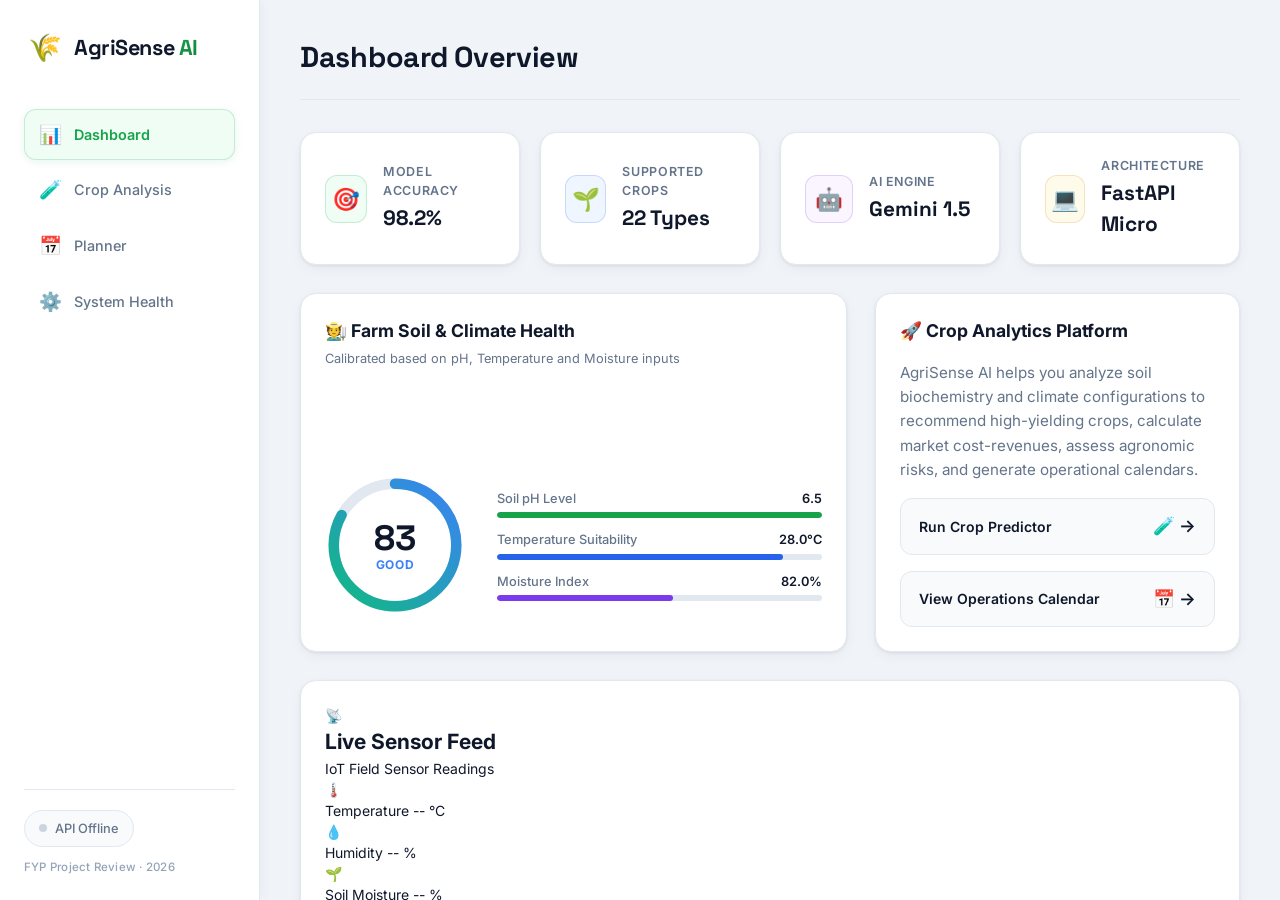
<file: frontend/index.html>
<!DOCTYPE html>
<html lang="en">
<head>
  <meta charset="UTF-8" />
  <meta name="viewport" content="width=device-width, initial-scale=1.0" />
  <title>AgriSense AI – Crop Prediction &amp; Farm Advisor</title>
  <meta name="description" content="AI-powered crop recommendation engine and Gemini-powered farm advisor. Enter your soil and weather data to discover the best crops to grow and get plain-language farming advice." />
  <link rel="preconnect" href="https://fonts.googleapis.com" />
  <link rel="preconnect" href="https://fonts.gstatic.com" crossorigin />
  <link href="https://fonts.googleapis.com/css2?family=Inter:wght@300;400;500;600;700;800;900&family=Space+Grotesk:wght@400;500;600;700&display=swap" rel="stylesheet" />
  <link rel="stylesheet" href="style.css" />
</head>
<body>
  <!-- Animated background blobs -->
  <div class="bg-blobs" aria-hidden="true">
    <div class="blob blob-1"></div>
    <div class="blob blob-2"></div>
    <div class="blob blob-3"></div>
  </div>

  <!-- Floating particles -->
  <canvas id="particle-canvas" aria-hidden="true"></canvas>

  <div class="dashboard-container">
    <!-- Left Sidebar -->
    <aside class="sidebar">
      <div class="sidebar-brand">
        <span class="brand-icon">🌾</span>
        <span class="brand-text">AgriSense <span class="brand-ai">AI</span></span>
      </div>

      <nav class="sidebar-menu">
        <a href="#" class="menu-item active" data-tab="dashboard">
          <span class="menu-icon">📊</span> Dashboard
        </a>
        <a href="#" class="menu-item" data-tab="analysis">
          <span class="menu-icon">🧪</span> Crop Analysis
        </a>
        <a href="#" class="menu-item" data-tab="planner">
          <span class="menu-icon">📅</span> Planner
        </a>
        <a href="#" class="menu-item" data-tab="health">
          <span class="menu-icon">⚙️</span> System Health
        </a>
      </nav>

      <div class="sidebar-footer">
        <div class="header-badge">
          <span class="status-dot" id="status-dot"></span>
          <span id="status-label">Connecting…</span>
        </div>
        <p class="project-info">FYP Project Review · 2026</p>
      </div>
    </aside>

    <!-- Right Content Area -->
    <main class="main-content">
      <header class="content-header">
        <h1 id="page-title">Dashboard Overview</h1>
      </header>

      <!-- ── TAB 1: Dashboard Overview ───────────────────────────────────────── -->
      <div class="tab-pane active" id="tab-dashboard">
        <!-- KPI Row -->
        <div class="kpi-grid">
          <div class="glass-card kpi-card">
            <div class="kpi-icon-wrap primary">🎯</div>
            <div class="kpi-details">
              <span class="kpi-label">Model Accuracy</span>
              <span class="kpi-val">98.2%</span>
            </div>
          </div>
          <div class="glass-card kpi-card">
            <div class="kpi-icon-wrap secondary">🌱</div>
            <div class="kpi-details">
              <span class="kpi-label">Supported Crops</span>
              <span class="kpi-val">22 Types</span>
            </div>
          </div>
          <div class="glass-card kpi-card">
            <div class="kpi-icon-wrap advisor">🤖</div>
            <div class="kpi-details">
              <span class="kpi-label">AI Engine</span>
              <span class="kpi-val">Gemini 1.5</span>
            </div>
          </div>
          <div class="glass-card kpi-card">
            <div class="kpi-icon-wrap accent">💻</div>
            <div class="kpi-details">
              <span class="kpi-label">Architecture</span>
              <span class="kpi-val">FastAPI Micro</span>
            </div>
          </div>
        </div>

        <div class="dashboard-main-grid">
          <!-- Farm Health Score Card -->
          <div class="glass-card farm-health-card">
            <div class="health-score-header">
              <h2 class="health-score-title">🧑‍🌾 Farm Soil &amp; Climate Health</h2>
              <p class="health-score-sub">Calibrated based on pH, Temperature and Moisture inputs</p>
            </div>
            
            <div class="health-score-body">
              <!-- Radial Gauge -->
              <div class="gauge-container">
                <svg class="gauge-svg" viewBox="0 0 160 160">
                  <defs>
                    <linearGradient id="health-gradient" x1="0%" y1="0%" x2="100%" y2="100%">
                      <stop offset="0%" stop-color="#10b981" />
                      <stop offset="100%" stop-color="#3b82f6" />
                    </linearGradient>
                  </defs>
                  <circle class="gauge-track" cx="80" cy="80" r="70" />
                  <circle class="gauge-fill" id="health-gauge-fill" cx="80" cy="80" r="70" />
                </svg>
                <div class="gauge-text">
                  <span class="score-number" id="health-score-number">--</span>
                  <span class="score-label" id="health-score-status">Pending</span>
                </div>
              </div>

              <!-- Parameter Breakdown -->
              <div class="sub-scores-list">
                <div class="sub-score-item">
                  <div class="sub-score-meta">
                    <span class="sub-score-name">Soil pH Level</span>
                    <span class="sub-score-val" id="health-ph-val">--</span>
                  </div>
                  <div class="sub-score-bar-track">
                    <div class="sub-score-bar-fill ph-fill" id="health-ph-bar"></div>
                  </div>
                </div>
                
                <div class="sub-score-item">
                  <div class="sub-score-meta">
                    <span class="sub-score-name">Temperature Suitability</span>
                    <span class="sub-score-val" id="health-temp-val">--</span>
                  </div>
                  <div class="sub-score-bar-track">
                    <div class="sub-score-bar-fill temp-fill" id="health-temp-bar"></div>
                  </div>
                </div>

                <div class="sub-score-item">
                  <div class="sub-score-meta">
                    <span class="sub-score-name">Moisture Index</span>
                    <span class="sub-score-val" id="health-moisture-val">--</span>
                  </div>
                  <div class="sub-score-bar-track">
                    <div class="sub-score-bar-fill moisture-fill" id="health-moisture-bar"></div>
                  </div>
                </div>
              </div>
            </div>
          </div>

          <!-- Welcome & Shortcut Card -->
          <div class="glass-card project-welcome-card">
            <h2 class="health-score-title">🚀 Crop Analytics Platform</h2>
            <p class="welcome-desc">
              AgriSense AI helps you analyze soil biochemistry and climate configurations to recommend high-yielding crops, calculate market cost-revenues, assess agronomic risks, and generate operational calendars.
            </p>
            
            <a href="#" class="shortcut-btn" id="shortcut-predict-btn">
              <span>Run Crop Predictor</span>
              <span class="shortcut-arrow">🧪 →</span>
            </a>
            <a href="#" class="shortcut-btn" id="shortcut-planner-btn">
              <span>View Operations Calendar</span>
              <span class="shortcut-arrow">📅 →</span>
            </a>
          </div>
        </div>

        <!-- Live Sensor Feed Card -->
        <div class="glass-card sensor-feed-card" id="sensor-feed-card">
          <div class="sensor-feed-header">
            <div class="sensor-feed-title-row">
              <span class="sensor-feed-icon">📡</span>
              <div>
                <h2 class="sensor-feed-title">Live Sensor Feed</h2>
                <p class="sensor-feed-sub">IoT Field Sensor Readings</p>
              </div>
            </div>

          </div>

          <div class="sensor-readings-grid">
            <div class="sensor-reading-item">
              <span class="sensor-reading-icon">🌡️</span>
              <div class="sensor-reading-details">
                <span class="sensor-reading-label">Temperature</span>
                <span class="sensor-reading-val" id="sensor-temp">--</span>
                <span class="sensor-reading-unit">°C</span>
              </div>
            </div>
            <div class="sensor-reading-item">
              <span class="sensor-reading-icon">💧</span>
              <div class="sensor-reading-details">
                <span class="sensor-reading-label">Humidity</span>
                <span class="sensor-reading-val" id="sensor-humidity">--</span>
                <span class="sensor-reading-unit">%</span>
              </div>
            </div>
            <div class="sensor-reading-item">
              <span class="sensor-reading-icon">🌱</span>
              <div class="sensor-reading-details">
                <span class="sensor-reading-label">Soil Moisture</span>
                <span class="sensor-reading-val" id="sensor-moisture">--</span>
                <span class="sensor-reading-unit">%</span>
              </div>
            </div>
            <div class="sensor-reading-item">
              <span class="sensor-reading-icon">🧪</span>
              <div class="sensor-reading-details">
                <span class="sensor-reading-label">Soil pH</span>
                <span class="sensor-reading-val" id="sensor-ph">--</span>
                <span class="sensor-reading-unit">pH</span>
              </div>
            </div>
          </div>


        </div>
      </div>

      <!-- ── TAB 2: Crop Analysis ────────────────────────────────────────────── -->
      <div class="tab-pane" id="tab-analysis">
        <div class="analysis-grid">
          <!-- Left Column: Input Form -->
          <div class="glass-card soil-form-card">
            <div class="form-title-bar">
              <span class="logo-icon">🧪</span>
              <h2>Soil &amp; Climate Profiler</h2>
            </div>
            
            <form id="predict-form" novalidate>
              <!-- Input Mode Toggle (Manual / Live Sensor) -->
            <div class="mode-toggle-widget" id="mode-toggle-widget">
              <div class="mode-toggle-header">
                <span class="mode-toggle-icon">📡</span>
                <div>
                  <p class="mode-toggle-title">Input Mode</p>
                  <p class="mode-toggle-sub">Choose how to populate soil parameters</p>
                </div>
              </div>
              <div class="mode-toggle-buttons" role="group" aria-label="Input mode selection">
                <button type="button" class="mode-btn active" id="mode-manual-btn" data-mode="manual">
                  ✍️ Manual Mode
                </button>
                <button type="button" class="mode-btn" id="mode-sensor-btn" data-mode="sensor">
                  📡 Live Sensor Mode
                </button>
              </div>
              <!-- Live sensor status banner (visible in sensor mode) -->
              <div class="sensor-mode-status" id="sensor-mode-status" hidden>
                <span class="sensor-pulse"></span>
                <span id="sensor-mode-text">Fetching sensor data every 10 seconds…</span>
              </div>
            </div>

            <!-- Weather Widget (Location autofill) -->

              <div class="weather-widget" id="weather-widget" style="margin-bottom: 20px;">
                <div class="weather-widget-header">
                  <span class="ww-icon">🌤️</span>
                  <div>
                    <p class="ww-title">Auto-fill via Location</p>
                    <p class="ww-sub">Fetch weather parameters from Open-Meteo API</p>
                  </div>
                  <button type="button" class="ww-toggle" id="ww-toggle" aria-expanded="false">
                    Show <span class="ww-chevron">▸</span>
                  </button>
                </div>

                <div class="ww-body" id="ww-body" hidden>
                  <div class="ww-search-row">
                    <div class="ww-input-wrap">
                      <span class="ww-search-icon">🔍</span>
                      <input
                        type="text" id="ww-city" class="ww-city-input"
                        placeholder="City name (e.g. Pune)"
                        autocomplete="off"
                      />
                      <input
                        type="text" id="ww-country" class="ww-country-input"
                        placeholder="IN"
                        maxlength="4"
                      />
                    </div>
                    <button type="button" class="ww-fetch-btn" id="ww-fetch-btn">Fetch</button>
                  </div>

                  <!-- Status / Results bar -->
                  <div class="ww-status" id="ww-status" hidden></div>

                  <!-- Filled Chip -->
                  <div class="ww-filled" id="ww-filled" hidden>
                    <span class="ww-filled-icon">✅</span>
                    <span class="ww-filled-text" id="ww-filled-text"></span>
                    <button type="button" class="ww-clear-btn" id="ww-clear-btn">✕ Clear</button>
                  </div>
                </div>
              </div>

              <!-- Inputs -->
              <div class="predictor-form-grid">
                <div class="field-group" id="group-ph">
                  <label for="ph" class="field-label">🧪 Soil pH</label>
                  <div class="input-wrap">
                    <input type="number" id="ph" name="ph" placeholder="e.g. 6.5" min="0" max="14" step="0.1" class="field-input" required />
                    <span class="field-unit">0 – 14</span>
                  </div>
                  <div class="slider-row">
                    <input type="range" id="ph-slider" min="0" max="14" step="0.1" value="6.5" class="range-input" />
                  </div>
                  <span class="field-hint">Optimal pH for most plants: 5.5 – 7.5</span>
                  <span class="field-error" id="err-ph"></span>
                </div>

                <div class="field-group" id="group-temperature">
                  <label for="temperature" class="field-label">🌡️ Temperature</label>
                  <div class="input-wrap">
                    <input type="number" id="temperature" name="temperature" placeholder="e.g. 28" min="-10" max="60" step="0.1" class="field-input" required />
                    <span class="field-unit">°C</span>
                  </div>
                  <div class="slider-row">
                    <input type="range" id="temperature-slider" min="-10" max="60" step="0.1" value="28" class="range-input" />
                  </div>
                  <span class="field-hint">Average annual ambient temperature</span>
                  <span class="field-error" id="err-temperature"></span>
                </div>

                <div class="field-group" id="group-humidity">
                  <label for="humidity" class="field-label">💧 Humidity</label>
                  <div class="input-wrap">
                    <input type="number" id="humidity" name="humidity" placeholder="e.g. 82" min="0" max="100" step="0.1" class="field-input" required />
                    <span class="field-unit">%</span>
                  </div>
                  <div class="slider-row">
                    <input type="range" id="humidity-slider" min="0" max="100" step="0.1" value="82" class="range-input" />
                  </div>
                  <span class="field-hint">Relative humidity percentage</span>
                  <span class="field-error" id="err-humidity"></span>
                </div>

                <div class="field-group" id="group-rainfall">
                  <label for="rainfall" class="field-label">🌧️ Rainfall</label>
                  <div class="input-wrap">
                    <input type="number" id="rainfall" name="rainfall" placeholder="e.g. 120" min="0" max="5000" step="1" class="field-input" required />
                    <span class="field-unit">mm</span>
                  </div>
                  <div class="slider-row">
                    <input type="range" id="rainfall-slider" min="0" max="5000" step="1" value="120" class="range-input" />
                  </div>
                  <span class="field-hint">Annual precipitation in millimeters</span>
                  <span class="field-error" id="err-rainfall"></span>
                </div>
              </div>

              <!-- Presets -->
              <div class="presets">
                <span class="presets-label">Presets:</span>
                <button type="button" class="preset-btn" data-preset="tropical">🌴 Tropical</button>
                <button type="button" class="preset-btn" data-preset="semi-arid">☀️ Semi-Arid</button>
                <button type="button" class="preset-btn" data-preset="temperate">🍃 Temperate</button>
                <button type="button" class="preset-btn" data-preset="monsoon">⛈️ Monsoon</button>
              </div>

              <!-- Submit -->
              <button type="submit" class="predict-btn" id="predict-btn">
                <span class="btn-text">Analyze &amp; Recommend</span>
                <span class="btn-icon">✦</span>
                <div class="btn-shimmer"></div>
              </button>
            </form>
          </div>

          <!-- Right Column: Results Dashboard View -->
          <div class="glass-card" style="padding: 24px; position: relative;">
            <!-- Loading overlay -->
            <div class="loading-overlay" id="loading-overlay" hidden>
              <div class="loading-ring"></div>
              <p class="loading-text">Analyzing soil &amp; climate parameters…</p>
            </div>

            <!-- Error panel -->
            <div class="error-panel" id="error-panel" hidden>
              <div class="error-icon">⚠️</div>
              <p class="error-msg" id="error-msg"></p>
              <button class="reset-btn" id="error-reset-btn" type="button">Try Again</button>
            </div>

            <!-- Empty State Placeholder -->
            <div class="results-placeholder-card" id="results-placeholder">
              <span class="placeholder-icon">🌱</span>
              <h2 class="placeholder-title">Awaiting Soil Analysis</h2>
              <p class="placeholder-desc">
                Fill out the soil biochemistries on the left and run analysis to populate recommendations, market prices, and AI advisors here.
              </p>
            </div>

            <!-- Results Panel (Active) -->
            <div class="results-panel" id="results-panel" hidden>
              <div class="results-header">
                <h2 class="results-title">🌱 Crop Recommendations</h2>
                <button class="reset-btn" id="reset-btn" type="button">New Analysis</button>
              </div>

              <div class="results-echo" id="results-echo"></div>

              <!-- Recommendations List -->
              <div class="crops-list" id="crops-list"></div>

              <div class="confidence-note">
                Confidence scores are computed via a Random Forest Classifier trained on 2,200 samples across 22 crops.
              </div>

              <!-- Weather strip section -->
              <section class="weather-strip-section" id="weather-strip-section" hidden>
                <div class="weather-strip-header">
                  <span class="ws-icon">⛅</span>
                  <span class="ws-title" id="ws-title">7-Day Forecast</span>
                  <span class="ws-source">Open-Meteo</span>
                </div>
                <div class="weather-strip" id="weather-strip"></div>
              </section>

              <!-- Profit Estimate Section -->
              <section class="profit-section" id="profit-section" hidden>
                <div class="profit-section-header">
                  <span class="profit-section-icon">💰</span>
                  <h2 class="profit-section-title">Estimated Market Margins</h2>
                  <span class="profit-section-badge">Agmarknet · CACP Cost-A2+FL</span>
                </div>

                <div class="profit-loading" id="profit-loading" hidden>
                  <div class="profit-spinner"></div>
                  <p class="profit-loading-text">Consulting Agmarknet prices…</p>
                </div>

                <div class="profit-card" id="profit-card"></div>

                <div class="profit-error-box" id="profit-error" hidden>
                  <span class="profit-error-icon">⚠️</span>
                  <p class="profit-error-msg" id="profit-error-msg"></p>
                </div>
              </section>

              <!-- Gemini Advisor panel -->
              <button class="advisor-btn" id="advisor-btn" type="button">
                <span class="advisor-btn-icon">🤖</span>
                <span class="advisor-btn-text">Consult Gemini Farm Advisor</span>
                <span class="advisor-btn-sub">Powered by Gemini AI</span>
                <div class="btn-shimmer"></div>
              </button>

              <div class="advisor-panel" id="advisor-panel" hidden>
                <div class="advisor-panel-header">
                  <span class="advisor-panel-icon">🌾</span>
                  <div>
                    <h2 class="advisor-panel-title">Advisor Recommendations</h2>
                    <p class="advisor-panel-sub">Gemini Large Language Model</p>
                  </div>
                </div>
                <div class="advisor-advice" id="advisor-advice"></div>
                <button class="advisor-retry-btn" id="advisor-retry-btn" type="button">↺ Re-consult</button>
              </div>

              <div class="advisor-loading" id="advisor-loading" hidden>
                <div class="advisor-spinner"></div>
                <p class="advisor-loading-text">Pinging Gemini advisor…</p>
              </div>

              <div class="advisor-error" id="advisor-error" hidden>
                <span class="advisor-error-icon">⚠️</span>
                <p class="advisor-error-msg" id="advisor-error-msg"></p>
                <button class="reset-btn" id="advisor-error-retry" type="button">Retry</button>
              </div>
            </div>
          </div>
        </div>
      </div>

      <!-- ── TAB 3: Crop Operations Planner ─────────────────────────────────── -->
      <div class="tab-pane" id="tab-planner">
        <!-- Planner Form -->
        <div class="glass-card planner-form-card">
          <div class="form-title-bar">
            <span class="logo-icon">📅</span>
            <h2>Operations Schedule Generator</h2>
          </div>
          
          <form id="planner-form" novalidate>
            <div class="planner-form-grid">
              <div class="field-group">
                <label for="planner-crop" class="field-label">Select Crop</label>
                <select id="planner-crop" class="select-input" required>
                  <option value="" disabled selected>-- Choose recommended crop --</option>
                  <option value="wheat">Wheat 🌾</option>
                  <option value="rice">Rice 🌾</option>
                  <option value="cotton">Cotton 🌿</option>
                  <option value="soybean">Soybean 🫘</option>
                  <option value="maize">Maize 🌽</option>
                  <option value="coffee">Coffee ☕</option>
                  <option value="coconut">Coconut 🥥</option>
                  <option value="apple">Apple 🍎</option>
                  <option value="orange">Orange 🍊</option>
                  <option value="banana">Banana 🍌</option>
                  <option value="grapes">Grapes 🍇</option>
                  <option value="mango">Mango 🥭</option>
                  <option value="watermelon">Watermelon 🍉</option>
                  <option value="muskmelon">Muskmelon 🍈</option>
                  <option value="papaya">Papaya 🍈</option>
                  <option value="pomegranate">Pomegranate 🍎</option>
                  <option value="chickpea">Chickpea 🌱</option>
                  <option value="pigeonpeas">Pigeonpeas 🌱</option>
                  <option value="mungbean">Mungbean 🫘</option>
                  <option value="blackgram">Blackgram 🫘</option>
                  <option value="lentil">Lentil 🌿</option>
                  <option value="jute">Jute 🌾</option>
                </select>
              </div>

              <div class="field-group">
                <label for="planner-date" class="field-label">Sowing Date</label>
                <input type="date" id="planner-date" class="date-input" required />
              </div>

              <button type="submit" class="planner-btn" id="planner-generate-btn">Generate Plan</button>
            </div>
          </form>
        </div>

        <!-- Planner Output Card -->
        <div class="glass-card" style="position: relative; min-height: 200px;">
          <!-- Empty State -->
          <div class="results-placeholder-card" id="planner-placeholder">
            <span class="placeholder-icon">📅</span>
            <h2 class="placeholder-title">Awaiting operations calendar</h2>
            <p class="placeholder-desc">
              Select a crop type and input a target sowing date above to generate a tailored agronomic timeline.
            </p>
          </div>

          <!-- Loading -->
          <div class="planner-loading-box" id="planner-loading" hidden>
            <div class="planner-spinner"></div>
            <p class="loading-text">Loading operations calendar database…</p>
          </div>

          <!-- Error -->
          <div class="planner-error-box" id="planner-error" hidden>
            <span class="error-icon">⚠️</span>
            <p class="planner-error-msg" id="planner-error-msg"></p>
          </div>

          <!-- Results -->
          <div class="planner-results-card" id="planner-results" hidden>
            <div class="planner-result-header">
              <div>
                <h2 class="planner-result-title">📆 Agronomic Operational Timeline</h2>
                <p class="planner-result-sub" id="planner-title-crop"></p>
              </div>
              <div class="planner-metadata">
                <span id="planner-season">Season: Rabi</span>
                <span id="planner-sowing-date">Sowing: --</span>
                <span id="planner-harvest-date">Harvest: --</span>
              </div>
            </div>

            <!-- Planting window status banner -->
            <div class="planting-window-banner" id="planner-window-banner"></div>

            <!-- Operational Chronological Timeline -->
            <div class="timeline-container" id="planner-timeline"></div>
          </div>
        </div>
      </div>

      <!-- ── TAB 4: System Health Diagnostics ───────────────────────────────── -->
      <div class="tab-pane" id="tab-health">
        <div style="margin-bottom: 24px;">
          <p class="welcome-desc">
            AgriSense AI runs on a distributed microservice architecture. All microservices communicate locally via REST APIs. Review the diagnostics matrix below to verify active liveness probes.
          </p>
        </div>

        <div class="diagnostics-grid">
          <!-- Predict Service -->
          <div class="glass-card diagnostic-card">
            <div class="diagnostic-header">
              <span class="diagnostic-name">Predict Service</span>
              <span class="service-port">Port 8000</span>
            </div>
            <p class="service-desc">
              Executes predictions using a Random Forest classifier. Reads pH, temperature, humidity, and rainfall.
            </p>
            <div class="diagnostic-footer">
              <span class="diagnostic-status">
                <span class="diagnostic-dot" id="health-predict-dot"></span>
                <span id="health-predict-label">offline</span>
              </span>
              <span class="diagnostic-url">/predict</span>
            </div>
          </div>

          <!-- Profit Service -->
          <div class="glass-card diagnostic-card">
            <div class="diagnostic-header">
              <span class="diagnostic-name">Profit Calculator</span>
              <span class="service-port">Port 8001</span>
            </div>
            <p class="service-desc">
              Fetches wholesale crop prices from Agmarknet (2024-25 modal values) and calculates production costs.
            </p>
            <div class="diagnostic-footer">
              <span class="diagnostic-status">
                <span class="diagnostic-dot" id="health-profit-dot"></span>
                <span id="health-profit-label">offline</span>
              </span>
              <span class="diagnostic-url">/profit</span>
            </div>
          </div>

          <!-- Weather Service -->
          <div class="glass-card diagnostic-card">
            <div class="diagnostic-header">
              <span class="diagnostic-name">Weather &amp; Geocoding</span>
              <span class="service-port">Port 8002</span>
            </div>
            <p class="service-desc">
              Pings Open-Meteo APIs to geocode location strings, fetch 14-day rainfall forecasts, and extract climate data.
            </p>
            <div class="diagnostic-footer">
              <span class="diagnostic-status">
                <span class="diagnostic-dot" id="health-weather-dot"></span>
                <span id="health-weather-label">offline</span>
              </span>
              <span class="diagnostic-url">/weather/geocode</span>
            </div>
          </div>

          <!-- Risk Assessment Service -->
          <div class="glass-card diagnostic-card">
            <div class="diagnostic-header">
              <span class="diagnostic-name">Risk Assessment Engine</span>
              <span class="service-port">Port 8003</span>
            </div>
            <p class="service-desc">
              Processes climate variables against optimal thresholds to calculate crop soil, water, weather, and disease risk ratings.
            </p>
            <div class="diagnostic-footer">
              <span class="diagnostic-status">
                <span class="diagnostic-dot" id="health-risk-dot"></span>
                <span id="health-risk-label">offline</span>
              </span>
              <span class="diagnostic-url">/risk</span>
            </div>
          </div>

          <!-- Advisor Service -->
          <div class="glass-card diagnostic-card">
            <div class="diagnostic-header">
              <span class="diagnostic-name">AI Gemini Advisor</span>
              <span class="service-port">Port 8004</span>
            </div>
            <p class="service-desc">
              Interfaces with Gemini 1.5 to provide natural language agronomic feedback, cost assessments, and crop schedules.
            </p>
            <div class="diagnostic-footer">
              <span class="diagnostic-status">
                <span class="diagnostic-dot" id="health-advisor-dot"></span>
                <span id="health-advisor-label">offline</span>
              </span>
              <span class="diagnostic-url">/advise</span>
            </div>
          </div>

          <!-- Planner Service -->
          <div class="glass-card diagnostic-card">
            <div class="diagnostic-header">
              <span class="diagnostic-name">Crop operations Planner</span>
              <span class="service-port">Port 8005</span>
            </div>
            <p class="service-desc">
              Matches crops against optimal planting windows, reading crop lifecycle schedules from JSON metadata.
            </p>
            <div class="diagnostic-footer">
              <span class="diagnostic-status">
                <span class="diagnostic-dot" id="health-planner-dot"></span>
                <span id="health-planner-label">offline</span>
              </span>
              <span class="diagnostic-url">/planner/schedule</span>
            </div>
          </div>

          <!-- Sensor Feed Service -->
          <div class="glass-card diagnostic-card">
            <div class="diagnostic-header">
              <span class="diagnostic-name">📡 Live Sensor Feed</span>
              <span class="service-port">Port 8006</span>
            </div>
            <p class="service-desc">
              IoT sensor abstraction layer. Streams field readings (temperature, humidity, soil moisture, soil pH) to the dashboard in real time.
            </p>
            <div class="diagnostic-footer">
              <span class="diagnostic-status">
                <span class="diagnostic-dot" id="health-sensor-dot"></span>
                <span id="health-sensor-label">offline</span>
              </span>
              <span class="diagnostic-url">/latest-sensor</span>
            </div>
          </div>
        </div>
      </div>
    </main>
  </div>

  <!-- ── AgriSense Backend URL Configuration ─────────────────────────────────
       After deploying to Render, replace the URL below with your actual
       Render backend URL (e.g. https://agrisense-backend.onrender.com).
       Leave blank or remove to fall back to auto-detection (localhost in dev).
  ──────────────────────────────────────────────────────────────────────────── -->
  <script>
    window.AGRISENSE_BACKEND_URL = ' https://agrisense-backend-iklc.onrender.com';
  </script>
  <script src="app.js"></script>
</body>
</html>
</file>
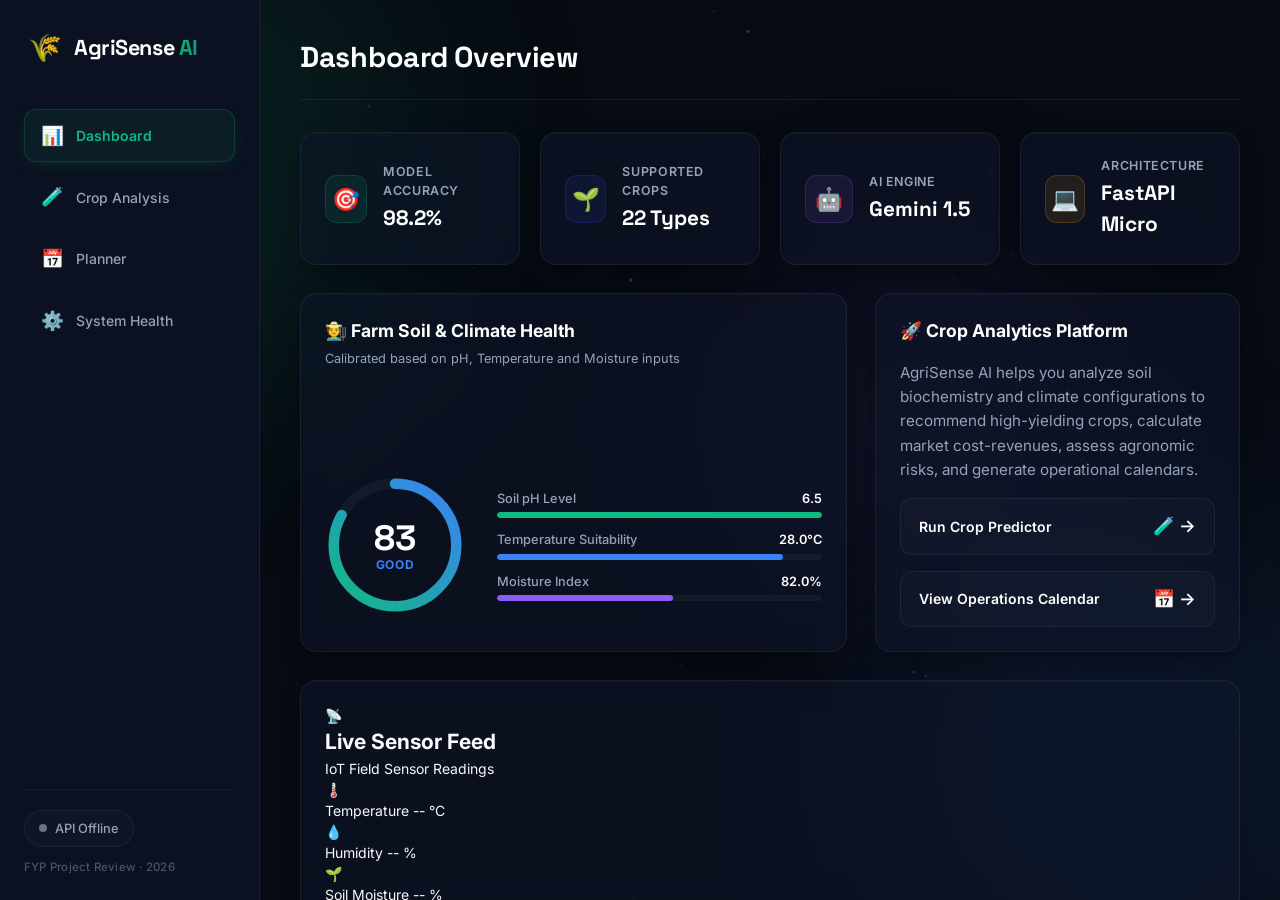
<file: frontend:/index.html>
<!DOCTYPE html>
<html lang="en">
<head>
  <meta charset="UTF-8" />
  <meta name="viewport" content="width=device-width, initial-scale=1.0" />
  <title>AgriSense AI – Crop Prediction &amp; Farm Advisor</title>
  <meta name="description" content="AI-powered crop recommendation engine and Gemini-powered farm advisor. Enter your soil and weather data to discover the best crops to grow and get plain-language farming advice." />
  <link rel="preconnect" href="https://fonts.googleapis.com" />
  <link rel="preconnect" href="https://fonts.gstatic.com" crossorigin />
  <link href="https://fonts.googleapis.com/css2?family=Inter:wght@300;400;500;600;700;800;900&family=Space+Grotesk:wght@400;500;600;700&display=swap" rel="stylesheet" />
  <link rel="stylesheet" href="style.css" />
</head>
<body>
  <!-- Animated background blobs -->
  <div class="bg-blobs" aria-hidden="true">
    <div class="blob blob-1"></div>
    <div class="blob blob-2"></div>
    <div class="blob blob-3"></div>
  </div>

  <!-- Floating particles -->
  <canvas id="particle-canvas" aria-hidden="true"></canvas>

  <div class="dashboard-container">
    <!-- Left Sidebar -->
    <aside class="sidebar">
      <div class="sidebar-brand">
        <span class="brand-icon">🌾</span>
        <span class="brand-text">AgriSense <span class="brand-ai">AI</span></span>
      </div>

      <nav class="sidebar-menu">
        <a href="#" class="menu-item active" data-tab="dashboard">
          <span class="menu-icon">📊</span> Dashboard
        </a>
        <a href="#" class="menu-item" data-tab="analysis">
          <span class="menu-icon">🧪</span> Crop Analysis
        </a>
        <a href="#" class="menu-item" data-tab="planner">
          <span class="menu-icon">📅</span> Planner
        </a>
        <a href="#" class="menu-item" data-tab="health">
          <span class="menu-icon">⚙️</span> System Health
        </a>
      </nav>

      <div class="sidebar-footer">
        <div class="header-badge">
          <span class="status-dot" id="status-dot"></span>
          <span id="status-label">Connecting…</span>
        </div>
        <p class="project-info">FYP Project Review · 2026</p>
      </div>
    </aside>

    <!-- Right Content Area -->
    <main class="main-content">
      <header class="content-header">
        <h1 id="page-title">Dashboard Overview</h1>
      </header>

      <!-- ── TAB 1: Dashboard Overview ───────────────────────────────────────── -->
      <div class="tab-pane active" id="tab-dashboard">
        <!-- KPI Row -->
        <div class="kpi-grid">
          <div class="glass-card kpi-card">
            <div class="kpi-icon-wrap primary">🎯</div>
            <div class="kpi-details">
              <span class="kpi-label">Model Accuracy</span>
              <span class="kpi-val">98.2%</span>
            </div>
          </div>
          <div class="glass-card kpi-card">
            <div class="kpi-icon-wrap secondary">🌱</div>
            <div class="kpi-details">
              <span class="kpi-label">Supported Crops</span>
              <span class="kpi-val">22 Types</span>
            </div>
          </div>
          <div class="glass-card kpi-card">
            <div class="kpi-icon-wrap advisor">🤖</div>
            <div class="kpi-details">
              <span class="kpi-label">AI Engine</span>
              <span class="kpi-val">Gemini 1.5</span>
            </div>
          </div>
          <div class="glass-card kpi-card">
            <div class="kpi-icon-wrap accent">💻</div>
            <div class="kpi-details">
              <span class="kpi-label">Architecture</span>
              <span class="kpi-val">FastAPI Micro</span>
            </div>
          </div>
        </div>

        <div class="dashboard-main-grid">
          <!-- Farm Health Score Card -->
          <div class="glass-card farm-health-card">
            <div class="health-score-header">
              <h2 class="health-score-title">🧑‍🌾 Farm Soil &amp; Climate Health</h2>
              <p class="health-score-sub">Calibrated based on pH, Temperature and Moisture inputs</p>
            </div>
            
            <div class="health-score-body">
              <!-- Radial Gauge -->
              <div class="gauge-container">
                <svg class="gauge-svg" viewBox="0 0 160 160">
                  <defs>
                    <linearGradient id="health-gradient" x1="0%" y1="0%" x2="100%" y2="100%">
                      <stop offset="0%" stop-color="#10b981" />
                      <stop offset="100%" stop-color="#3b82f6" />
                    </linearGradient>
                  </defs>
                  <circle class="gauge-track" cx="80" cy="80" r="70" />
                  <circle class="gauge-fill" id="health-gauge-fill" cx="80" cy="80" r="70" />
                </svg>
                <div class="gauge-text">
                  <span class="score-number" id="health-score-number">--</span>
                  <span class="score-label" id="health-score-status">Pending</span>
                </div>
              </div>

              <!-- Parameter Breakdown -->
              <div class="sub-scores-list">
                <div class="sub-score-item">
                  <div class="sub-score-meta">
                    <span class="sub-score-name">Soil pH Level</span>
                    <span class="sub-score-val" id="health-ph-val">--</span>
                  </div>
                  <div class="sub-score-bar-track">
                    <div class="sub-score-bar-fill ph-fill" id="health-ph-bar"></div>
                  </div>
                </div>
                
                <div class="sub-score-item">
                  <div class="sub-score-meta">
                    <span class="sub-score-name">Temperature Suitability</span>
                    <span class="sub-score-val" id="health-temp-val">--</span>
                  </div>
                  <div class="sub-score-bar-track">
                    <div class="sub-score-bar-fill temp-fill" id="health-temp-bar"></div>
                  </div>
                </div>

                <div class="sub-score-item">
                  <div class="sub-score-meta">
                    <span class="sub-score-name">Moisture Index</span>
                    <span class="sub-score-val" id="health-moisture-val">--</span>
                  </div>
                  <div class="sub-score-bar-track">
                    <div class="sub-score-bar-fill moisture-fill" id="health-moisture-bar"></div>
                  </div>
                </div>
              </div>
            </div>
          </div>

          <!-- Welcome & Shortcut Card -->
          <div class="glass-card project-welcome-card">
            <h2 class="health-score-title">🚀 Crop Analytics Platform</h2>
            <p class="welcome-desc">
              AgriSense AI helps you analyze soil biochemistry and climate configurations to recommend high-yielding crops, calculate market cost-revenues, assess agronomic risks, and generate operational calendars.
            </p>
            
            <a href="#" class="shortcut-btn" id="shortcut-predict-btn">
              <span>Run Crop Predictor</span>
              <span class="shortcut-arrow">🧪 →</span>
            </a>
            <a href="#" class="shortcut-btn" id="shortcut-planner-btn">
              <span>View Operations Calendar</span>
              <span class="shortcut-arrow">📅 →</span>
            </a>
          </div>
        </div>

        <!-- Live Sensor Feed Card -->
        <div class="glass-card sensor-feed-card" id="sensor-feed-card">
          <div class="sensor-feed-header">
            <div class="sensor-feed-title-row">
              <span class="sensor-feed-icon">📡</span>
              <div>
                <h2 class="sensor-feed-title">Live Sensor Feed</h2>
                <p class="sensor-feed-sub">IoT Field Sensor Readings</p>
              </div>
            </div>

          </div>

          <div class="sensor-readings-grid">
            <div class="sensor-reading-item">
              <span class="sensor-reading-icon">🌡️</span>
              <div class="sensor-reading-details">
                <span class="sensor-reading-label">Temperature</span>
                <span class="sensor-reading-val" id="sensor-temp">--</span>
                <span class="sensor-reading-unit">°C</span>
              </div>
            </div>
            <div class="sensor-reading-item">
              <span class="sensor-reading-icon">💧</span>
              <div class="sensor-reading-details">
                <span class="sensor-reading-label">Humidity</span>
                <span class="sensor-reading-val" id="sensor-humidity">--</span>
                <span class="sensor-reading-unit">%</span>
              </div>
            </div>
            <div class="sensor-reading-item">
              <span class="sensor-reading-icon">🌱</span>
              <div class="sensor-reading-details">
                <span class="sensor-reading-label">Soil Moisture</span>
                <span class="sensor-reading-val" id="sensor-moisture">--</span>
                <span class="sensor-reading-unit">%</span>
              </div>
            </div>
            <div class="sensor-reading-item">
              <span class="sensor-reading-icon">🧪</span>
              <div class="sensor-reading-details">
                <span class="sensor-reading-label">Soil pH</span>
                <span class="sensor-reading-val" id="sensor-ph">--</span>
                <span class="sensor-reading-unit">pH</span>
              </div>
            </div>
          </div>


        </div>
      </div>

      <!-- ── TAB 2: Crop Analysis ────────────────────────────────────────────── -->
      <div class="tab-pane" id="tab-analysis">
        <div class="analysis-grid">
          <!-- Left Column: Input Form -->
          <div class="glass-card soil-form-card">
            <div class="form-title-bar">
              <span class="logo-icon">🧪</span>
              <h2>Soil &amp; Climate Profiler</h2>
            </div>
            
            <form id="predict-form" novalidate>
              <!-- Input Mode Toggle (Manual / Live Sensor) -->
            <div class="mode-toggle-widget" id="mode-toggle-widget">
              <div class="mode-toggle-header">
                <span class="mode-toggle-icon">📡</span>
                <div>
                  <p class="mode-toggle-title">Input Mode</p>
                  <p class="mode-toggle-sub">Choose how to populate soil parameters</p>
                </div>
              </div>
              <div class="mode-toggle-buttons" role="group" aria-label="Input mode selection">
                <button type="button" class="mode-btn active" id="mode-manual-btn" data-mode="manual">
                  ✍️ Manual Mode
                </button>
                <button type="button" class="mode-btn" id="mode-sensor-btn" data-mode="sensor">
                  📡 Live Sensor Mode
                </button>
              </div>
              <!-- Live sensor status banner (visible in sensor mode) -->
              <div class="sensor-mode-status" id="sensor-mode-status" hidden>
                <span class="sensor-pulse"></span>
                <span id="sensor-mode-text">Fetching sensor data every 10 seconds…</span>
              </div>
            </div>

            <!-- Weather Widget (Location autofill) -->

              <div class="weather-widget" id="weather-widget" style="margin-bottom: 20px;">
                <div class="weather-widget-header">
                  <span class="ww-icon">🌤️</span>
                  <div>
                    <p class="ww-title">Auto-fill via Location</p>
                    <p class="ww-sub">Fetch weather parameters from Open-Meteo API</p>
                  </div>
                  <button type="button" class="ww-toggle" id="ww-toggle" aria-expanded="false">
                    Show <span class="ww-chevron">▸</span>
                  </button>
                </div>

                <div class="ww-body" id="ww-body" hidden>
                  <div class="ww-search-row">
                    <div class="ww-input-wrap">
                      <span class="ww-search-icon">🔍</span>
                      <input
                        type="text" id="ww-city" class="ww-city-input"
                        placeholder="City name (e.g. Pune)"
                        autocomplete="off"
                      />
                      <input
                        type="text" id="ww-country" class="ww-country-input"
                        placeholder="IN"
                        maxlength="4"
                      />
                    </div>
                    <button type="button" class="ww-fetch-btn" id="ww-fetch-btn">Fetch</button>
                  </div>

                  <!-- Status / Results bar -->
                  <div class="ww-status" id="ww-status" hidden></div>

                  <!-- Filled Chip -->
                  <div class="ww-filled" id="ww-filled" hidden>
                    <span class="ww-filled-icon">✅</span>
                    <span class="ww-filled-text" id="ww-filled-text"></span>
                    <button type="button" class="ww-clear-btn" id="ww-clear-btn">✕ Clear</button>
                  </div>
                </div>
              </div>

              <!-- Inputs -->
              <div class="predictor-form-grid">
                <div class="field-group" id="group-ph">
                  <label for="ph" class="field-label">🧪 Soil pH</label>
                  <div class="input-wrap">
                    <input type="number" id="ph" name="ph" placeholder="e.g. 6.5" min="0" max="14" step="0.1" class="field-input" required />
                    <span class="field-unit">0 – 14</span>
                  </div>
                  <div class="slider-row">
                    <input type="range" id="ph-slider" min="0" max="14" step="0.1" value="6.5" class="range-input" />
                  </div>
                  <span class="field-hint">Optimal pH for most plants: 5.5 – 7.5</span>
                  <span class="field-error" id="err-ph"></span>
                </div>

                <div class="field-group" id="group-temperature">
                  <label for="temperature" class="field-label">🌡️ Temperature</label>
                  <div class="input-wrap">
                    <input type="number" id="temperature" name="temperature" placeholder="e.g. 28" min="-10" max="60" step="0.1" class="field-input" required />
                    <span class="field-unit">°C</span>
                  </div>
                  <div class="slider-row">
                    <input type="range" id="temperature-slider" min="-10" max="60" step="0.1" value="28" class="range-input" />
                  </div>
                  <span class="field-hint">Average annual ambient temperature</span>
                  <span class="field-error" id="err-temperature"></span>
                </div>

                <div class="field-group" id="group-humidity">
                  <label for="humidity" class="field-label">💧 Humidity</label>
                  <div class="input-wrap">
                    <input type="number" id="humidity" name="humidity" placeholder="e.g. 82" min="0" max="100" step="0.1" class="field-input" required />
                    <span class="field-unit">%</span>
                  </div>
                  <div class="slider-row">
                    <input type="range" id="humidity-slider" min="0" max="100" step="0.1" value="82" class="range-input" />
                  </div>
                  <span class="field-hint">Relative humidity percentage</span>
                  <span class="field-error" id="err-humidity"></span>
                </div>

                <div class="field-group" id="group-rainfall">
                  <label for="rainfall" class="field-label">🌧️ Rainfall</label>
                  <div class="input-wrap">
                    <input type="number" id="rainfall" name="rainfall" placeholder="e.g. 120" min="0" max="5000" step="1" class="field-input" required />
                    <span class="field-unit">mm</span>
                  </div>
                  <div class="slider-row">
                    <input type="range" id="rainfall-slider" min="0" max="5000" step="1" value="120" class="range-input" />
                  </div>
                  <span class="field-hint">Annual precipitation in millimeters</span>
                  <span class="field-error" id="err-rainfall"></span>
                </div>
              </div>

              <!-- Presets -->
              <div class="presets">
                <span class="presets-label">Presets:</span>
                <button type="button" class="preset-btn" data-preset="tropical">🌴 Tropical</button>
                <button type="button" class="preset-btn" data-preset="semi-arid">☀️ Semi-Arid</button>
                <button type="button" class="preset-btn" data-preset="temperate">🍃 Temperate</button>
                <button type="button" class="preset-btn" data-preset="monsoon">⛈️ Monsoon</button>
              </div>

              <!-- Submit -->
              <button type="submit" class="predict-btn" id="predict-btn">
                <span class="btn-text">Analyze &amp; Recommend</span>
                <span class="btn-icon">✦</span>
                <div class="btn-shimmer"></div>
              </button>
            </form>
          </div>

          <!-- Right Column: Results Dashboard View -->
          <div class="glass-card" style="padding: 24px; position: relative;">
            <!-- Loading overlay -->
            <div class="loading-overlay" id="loading-overlay" hidden>
              <div class="loading-ring"></div>
              <p class="loading-text">Analyzing soil &amp; climate parameters…</p>
            </div>

            <!-- Error panel -->
            <div class="error-panel" id="error-panel" hidden>
              <div class="error-icon">⚠️</div>
              <p class="error-msg" id="error-msg"></p>
              <button class="reset-btn" id="error-reset-btn" type="button">Try Again</button>
            </div>

            <!-- Empty State Placeholder -->
            <div class="results-placeholder-card" id="results-placeholder">
              <span class="placeholder-icon">🌱</span>
              <h2 class="placeholder-title">Awaiting Soil Analysis</h2>
              <p class="placeholder-desc">
                Fill out the soil biochemistries on the left and run analysis to populate recommendations, market prices, and AI advisors here.
              </p>
            </div>

            <!-- Results Panel (Active) -->
            <div class="results-panel" id="results-panel" hidden>
              <div class="results-header">
                <h2 class="results-title">🌱 Crop Recommendations</h2>
                <button class="reset-btn" id="reset-btn" type="button">New Analysis</button>
              </div>

              <div class="results-echo" id="results-echo"></div>

              <!-- Recommendations List -->
              <div class="crops-list" id="crops-list"></div>

              <div class="confidence-note">
                Confidence scores are computed via a Random Forest Classifier trained on 2,200 samples across 22 crops.
              </div>

              <!-- Weather strip section -->
              <section class="weather-strip-section" id="weather-strip-section" hidden>
                <div class="weather-strip-header">
                  <span class="ws-icon">⛅</span>
                  <span class="ws-title" id="ws-title">7-Day Forecast</span>
                  <span class="ws-source">Open-Meteo</span>
                </div>
                <div class="weather-strip" id="weather-strip"></div>
              </section>

              <!-- Profit Estimate Section -->
              <section class="profit-section" id="profit-section" hidden>
                <div class="profit-section-header">
                  <span class="profit-section-icon">💰</span>
                  <h2 class="profit-section-title">Estimated Market Margins</h2>
                  <span class="profit-section-badge">Agmarknet · CACP Cost-A2+FL</span>
                </div>

                <div class="profit-loading" id="profit-loading" hidden>
                  <div class="profit-spinner"></div>
                  <p class="profit-loading-text">Consulting Agmarknet prices…</p>
                </div>

                <div class="profit-card" id="profit-card"></div>

                <div class="profit-error-box" id="profit-error" hidden>
                  <span class="profit-error-icon">⚠️</span>
                  <p class="profit-error-msg" id="profit-error-msg"></p>
                </div>
              </section>

              <!-- Gemini Advisor panel -->
              <button class="advisor-btn" id="advisor-btn" type="button">
                <span class="advisor-btn-icon">🤖</span>
                <span class="advisor-btn-text">Consult Gemini Farm Advisor</span>
                <span class="advisor-btn-sub">Powered by Gemini AI</span>
                <div class="btn-shimmer"></div>
              </button>

              <div class="advisor-panel" id="advisor-panel" hidden>
                <div class="advisor-panel-header">
                  <span class="advisor-panel-icon">🌾</span>
                  <div>
                    <h2 class="advisor-panel-title">Advisor Recommendations</h2>
                    <p class="advisor-panel-sub">Gemini Large Language Model</p>
                  </div>
                </div>
                <div class="advisor-advice" id="advisor-advice"></div>
                <button class="advisor-retry-btn" id="advisor-retry-btn" type="button">↺ Re-consult</button>
              </div>

              <div class="advisor-loading" id="advisor-loading" hidden>
                <div class="advisor-spinner"></div>
                <p class="advisor-loading-text">Pinging Gemini advisor…</p>
              </div>

              <div class="advisor-error" id="advisor-error" hidden>
                <span class="advisor-error-icon">⚠️</span>
                <p class="advisor-error-msg" id="advisor-error-msg"></p>
                <button class="reset-btn" id="advisor-error-retry" type="button">Retry</button>
              </div>
            </div>
          </div>
        </div>
      </div>

      <!-- ── TAB 3: Crop Operations Planner ─────────────────────────────────── -->
      <div class="tab-pane" id="tab-planner">
        <!-- Planner Form -->
        <div class="glass-card planner-form-card">
          <div class="form-title-bar">
            <span class="logo-icon">📅</span>
            <h2>Operations Schedule Generator</h2>
          </div>
          
          <form id="planner-form" novalidate>
            <div class="planner-form-grid">
              <div class="field-group">
                <label for="planner-crop" class="field-label">Select Crop</label>
                <select id="planner-crop" class="select-input" required>
                  <option value="" disabled selected>-- Choose recommended crop --</option>
                  <option value="wheat">Wheat 🌾</option>
                  <option value="rice">Rice 🌾</option>
                  <option value="cotton">Cotton 🌿</option>
                  <option value="soybean">Soybean 🫘</option>
                  <option value="maize">Maize 🌽</option>
                  <option value="coffee">Coffee ☕</option>
                  <option value="coconut">Coconut 🥥</option>
                  <option value="apple">Apple 🍎</option>
                  <option value="orange">Orange 🍊</option>
                  <option value="banana">Banana 🍌</option>
                  <option value="grapes">Grapes 🍇</option>
                  <option value="mango">Mango 🥭</option>
                  <option value="watermelon">Watermelon 🍉</option>
                  <option value="muskmelon">Muskmelon 🍈</option>
                  <option value="papaya">Papaya 🍈</option>
                  <option value="pomegranate">Pomegranate 🍎</option>
                  <option value="chickpea">Chickpea 🌱</option>
                  <option value="pigeonpeas">Pigeonpeas 🌱</option>
                  <option value="mungbean">Mungbean 🫘</option>
                  <option value="blackgram">Blackgram 🫘</option>
                  <option value="lentil">Lentil 🌿</option>
                  <option value="jute">Jute 🌾</option>
                </select>
              </div>

              <div class="field-group">
                <label for="planner-date" class="field-label">Sowing Date</label>
                <input type="date" id="planner-date" class="date-input" required />
              </div>

              <button type="submit" class="planner-btn" id="planner-generate-btn">Generate Plan</button>
            </div>
          </form>
        </div>

        <!-- Planner Output Card -->
        <div class="glass-card" style="position: relative; min-height: 200px;">
          <!-- Empty State -->
          <div class="results-placeholder-card" id="planner-placeholder">
            <span class="placeholder-icon">📅</span>
            <h2 class="placeholder-title">Awaiting operations calendar</h2>
            <p class="placeholder-desc">
              Select a crop type and input a target sowing date above to generate a tailored agronomic timeline.
            </p>
          </div>

          <!-- Loading -->
          <div class="planner-loading-box" id="planner-loading" hidden>
            <div class="planner-spinner"></div>
            <p class="loading-text">Loading operations calendar database…</p>
          </div>

          <!-- Error -->
          <div class="planner-error-box" id="planner-error" hidden>
            <span class="error-icon">⚠️</span>
            <p class="planner-error-msg" id="planner-error-msg"></p>
          </div>

          <!-- Results -->
          <div class="planner-results-card" id="planner-results" hidden>
            <div class="planner-result-header">
              <div>
                <h2 class="planner-result-title">📆 Agronomic Operational Timeline</h2>
                <p class="planner-result-sub" id="planner-title-crop"></p>
              </div>
              <div class="planner-metadata">
                <span id="planner-season">Season: Rabi</span>
                <span id="planner-sowing-date">Sowing: --</span>
                <span id="planner-harvest-date">Harvest: --</span>
              </div>
            </div>

            <!-- Planting window status banner -->
            <div class="planting-window-banner" id="planner-window-banner"></div>

            <!-- Operational Chronological Timeline -->
            <div class="timeline-container" id="planner-timeline"></div>
          </div>
        </div>
      </div>

      <!-- ── TAB 4: System Health Diagnostics ───────────────────────────────── -->
      <div class="tab-pane" id="tab-health">
        <div style="margin-bottom: 24px;">
          <p class="welcome-desc">
            AgriSense AI runs on a distributed microservice architecture. All microservices communicate locally via REST APIs. Review the diagnostics matrix below to verify active liveness probes.
          </p>
        </div>

        <div class="diagnostics-grid">
          <!-- Predict Service -->
          <div class="glass-card diagnostic-card">
            <div class="diagnostic-header">
              <span class="diagnostic-name">Predict Service</span>
              <span class="service-port">Port 8000</span>
            </div>
            <p class="service-desc">
              Executes predictions using a Random Forest classifier. Reads pH, temperature, humidity, and rainfall.
            </p>
            <div class="diagnostic-footer">
              <span class="diagnostic-status">
                <span class="diagnostic-dot" id="health-predict-dot"></span>
                <span id="health-predict-label">offline</span>
              </span>
              <span class="diagnostic-url">/predict</span>
            </div>
          </div>

          <!-- Profit Service -->
          <div class="glass-card diagnostic-card">
            <div class="diagnostic-header">
              <span class="diagnostic-name">Profit Calculator</span>
              <span class="service-port">Port 8001</span>
            </div>
            <p class="service-desc">
              Fetches wholesale crop prices from Agmarknet (2024-25 modal values) and calculates production costs.
            </p>
            <div class="diagnostic-footer">
              <span class="diagnostic-status">
                <span class="diagnostic-dot" id="health-profit-dot"></span>
                <span id="health-profit-label">offline</span>
              </span>
              <span class="diagnostic-url">/profit</span>
            </div>
          </div>

          <!-- Weather Service -->
          <div class="glass-card diagnostic-card">
            <div class="diagnostic-header">
              <span class="diagnostic-name">Weather &amp; Geocoding</span>
              <span class="service-port">Port 8002</span>
            </div>
            <p class="service-desc">
              Pings Open-Meteo APIs to geocode location strings, fetch 14-day rainfall forecasts, and extract climate data.
            </p>
            <div class="diagnostic-footer">
              <span class="diagnostic-status">
                <span class="diagnostic-dot" id="health-weather-dot"></span>
                <span id="health-weather-label">offline</span>
              </span>
              <span class="diagnostic-url">/weather/geocode</span>
            </div>
          </div>

          <!-- Risk Assessment Service -->
          <div class="glass-card diagnostic-card">
            <div class="diagnostic-header">
              <span class="diagnostic-name">Risk Assessment Engine</span>
              <span class="service-port">Port 8003</span>
            </div>
            <p class="service-desc">
              Processes climate variables against optimal thresholds to calculate crop soil, water, weather, and disease risk ratings.
            </p>
            <div class="diagnostic-footer">
              <span class="diagnostic-status">
                <span class="diagnostic-dot" id="health-risk-dot"></span>
                <span id="health-risk-label">offline</span>
              </span>
              <span class="diagnostic-url">/risk</span>
            </div>
          </div>

          <!-- Advisor Service -->
          <div class="glass-card diagnostic-card">
            <div class="diagnostic-header">
              <span class="diagnostic-name">AI Gemini Advisor</span>
              <span class="service-port">Port 8004</span>
            </div>
            <p class="service-desc">
              Interfaces with Gemini 1.5 to provide natural language agronomic feedback, cost assessments, and crop schedules.
            </p>
            <div class="diagnostic-footer">
              <span class="diagnostic-status">
                <span class="diagnostic-dot" id="health-advisor-dot"></span>
                <span id="health-advisor-label">offline</span>
              </span>
              <span class="diagnostic-url">/advise</span>
            </div>
          </div>

          <!-- Planner Service -->
          <div class="glass-card diagnostic-card">
            <div class="diagnostic-header">
              <span class="diagnostic-name">Crop operations Planner</span>
              <span class="service-port">Port 8005</span>
            </div>
            <p class="service-desc">
              Matches crops against optimal planting windows, reading crop lifecycle schedules from JSON metadata.
            </p>
            <div class="diagnostic-footer">
              <span class="diagnostic-status">
                <span class="diagnostic-dot" id="health-planner-dot"></span>
                <span id="health-planner-label">offline</span>
              </span>
              <span class="diagnostic-url">/planner/schedule</span>
            </div>
          </div>

          <!-- Sensor Feed Service -->
          <div class="glass-card diagnostic-card">
            <div class="diagnostic-header">
              <span class="diagnostic-name">📡 Live Sensor Feed</span>
              <span class="service-port">Port 8006</span>
            </div>
            <p class="service-desc">
              IoT sensor abstraction layer. Streams field readings (temperature, humidity, soil moisture, soil pH) to the dashboard in real time.
            </p>
            <div class="diagnostic-footer">
              <span class="diagnostic-status">
                <span class="diagnostic-dot" id="health-sensor-dot"></span>
                <span id="health-sensor-label">offline</span>
              </span>
              <span class="diagnostic-url">/latest-sensor</span>
            </div>
          </div>
        </div>
      </div>
    </main>
  </div>

  <script src="app.js"></script>
</body>
</html>
</file>
<file: frontend/style.css>
/* ── AgriSense AI — Design Tokens (Light SaaS Theme) ──────────────────────── */
:root {
  /* Surfaces */
  --clr-bg:          #f0f4f8;
  --clr-sidebar:     #ffffff;
  --clr-card:        #ffffff;
  --clr-card-hover:  #f8fafc;
  --clr-border:      #e2e8f0;
  --clr-border-focus: rgba(22, 163, 74, 0.45);
  --clr-border-hover: #cbd5e1;

  /* Brand colours */
  --clr-primary:     #16a34a; /* Agriculture Green */
  --clr-primary-glow: rgba(22, 163, 74, 0.15);
  --clr-secondary:   #2563eb; /* Blue */
  --clr-advisor:     #7c3aed; /* AI Violet */
  --clr-accent:      #d97706; /* Amber/Warning */

  /* Typography */
  --clr-text:        #0f172a;
  --clr-text-muted:  #64748b;
  --clr-text-dim:    #94a3b8;

  /* Gradients */
  --gradient-primary: linear-gradient(135deg, #16a34a 0%, #15803d 100%);
  --gradient-blue:    linear-gradient(135deg, #2563eb 0%, #1d4ed8 100%);
  --gradient-purple:  linear-gradient(135deg, #7c3aed 0%, #6d28d9 100%);
  --gradient-amber:   linear-gradient(135deg, #d97706 0%, #b45309 100%);
  --gradient-header:  linear-gradient(135deg, #f0fdf4 0%, #dcfce7 100%);

  /* Shape */
  --radius-sm:  8px;
  --radius-md:  12px;
  --radius-lg:  16px;
  --radius-xl:  24px;

  /* Shadows — soft, light-theme appropriate */
  --shadow-card: 0 1px 3px 0 rgba(0,0,0,0.07), 0 4px 16px -4px rgba(0,0,0,0.08);
  --shadow-hover: 0 4px 24px -4px rgba(0,0,0,0.12), 0 1px 4px rgba(0,0,0,0.06);
  --shadow-glow: 0 0 20px rgba(22, 163, 74, 0.12);
  --transition:  0.22s cubic-bezier(0.4, 0, 0.2, 1);
}

/* ── Reset & Base ──────────────────────────────────────────────────────────── */
*, *::before, *::after { box-sizing: border-box; margin: 0; padding: 0; }
html { scroll-behavior: smooth; }
body {
  min-height: 100vh;
  background: var(--clr-bg);
  color: var(--clr-text);
  font-family: 'Inter', sans-serif;
  font-size: 14px;
  line-height: 1.5;
  overflow-x: hidden;
}

/* ── Background Blobs — very subtle on light theme ───────────────────────── */
.bg-blobs {
  position: fixed; inset: 0; z-index: 0;
  pointer-events: none; overflow: hidden;
}
.blob {
  position: absolute; border-radius: 50%;
  filter: blur(120px); opacity: 0.04;
  animation: blobDrift 20s ease-in-out infinite alternate;
}
.blob-1 { width: 500px; height: 500px; top: -100px; left: -100px; background: var(--clr-primary); animation-delay: 0s; }
.blob-2 { width: 450px; height: 450px; bottom: -80px; right: -80px; background: var(--clr-secondary); animation-delay: -5s; }
.blob-3 { width: 300px; height: 300px; top: 30%; left: 60%; background: var(--clr-advisor); animation-delay: -10s; }

@keyframes blobDrift {
  0%   { transform: translate(0, 0) scale(1); }
  50%  { transform: translate(40px, -50px) scale(1.05); }
  100% { transform: translate(-30px, 30px) scale(0.95); }
}

#particle-canvas {
  position: fixed; inset: 0; z-index: 0;
  pointer-events: none;
  opacity: 0.15;
}

/* ── Dashboard Layout Shell ────────────────────────────────────────────────── */
.dashboard-container {
  display: grid;
  grid-template-columns: 260px 1fr;
  min-height: 100vh;
  position: relative;
  z-index: 1;
}

/* ── Sidebar Navigation ─────────────────────────────────────────────────────── */
.sidebar {
  background: var(--clr-sidebar);
  border-right: 1px solid var(--clr-border);
  padding: 24px;
  display: flex;
  flex-direction: column;
  justify-content: space-between;
  position: sticky;
  top: 0;
  height: 100vh;
  z-index: 100;
  transition: transform var(--transition);
  box-shadow: 2px 0 12px rgba(0,0,0,0.04);
}

.sidebar-brand {
  display: flex;
  align-items: center;
  gap: 12px;
  margin-bottom: 36px;
  padding: 4px;
}
.brand-icon {
  font-size: 1.7rem;
}
.brand-text {
  font-family: 'Space Grotesk', sans-serif;
  font-size: 1.35rem;
  font-weight: 700;
  letter-spacing: -0.02em;
  color: var(--clr-text);
}
.brand-ai {
  background: var(--gradient-primary);
  -webkit-background-clip: text;
  -webkit-text-fill-color: transparent;
  background-clip: text;
  font-weight: 800;
}

.sidebar-menu {
  display: flex;
  flex-direction: column;
  gap: 4px;
  flex: 1;
}
.menu-item {
  display: flex;
  align-items: center;
  gap: 12px;
  padding: 11px 14px;
  border-radius: var(--radius-md);
  color: var(--clr-text-muted);
  text-decoration: none;
  font-weight: 500;
  transition: all var(--transition);
  border: 1px solid transparent;
  font-size: 0.9rem;
}
.menu-item:hover {
  background: #f1f5f9;
  color: var(--clr-text);
  border-color: var(--clr-border);
}
.menu-item.active {
  background: #f0fdf4;
  color: var(--clr-primary);
  border-color: rgba(22, 163, 74, 0.2);
  font-weight: 600;
  box-shadow: 0 2px 8px rgba(22, 163, 74, 0.1);
}
.menu-icon {
  font-size: 1.15rem;
}

.sidebar-footer {
  border-top: 1px solid var(--clr-border);
  padding-top: 20px;
  margin-top: 20px;
  display: flex;
  flex-direction: column;
  gap: 12px;
}
.header-badge {
  display: flex;
  align-items: center;
  gap: 8px;
  font-size: 0.8rem;
  font-weight: 500;
  color: var(--clr-text-muted);
  background: #f8fafc;
  border: 1px solid var(--clr-border);
  padding: 8px 14px;
  border-radius: 40px;
  width: max-content;
}
.status-dot {
  width: 8px;
  height: 8px;
  border-radius: 50%;
  background: #cbd5e1;
  transition: background var(--transition);
}
.status-dot.online {
  background: var(--clr-primary);
  animation: pulse 2s ease-in-out infinite;
  box-shadow: 0 0 8px rgba(22, 163, 74, 0.4);
}
@keyframes pulse {
  0%, 100% { transform: scale(1); opacity: 1; }
  50%       { transform: scale(1.2); opacity: 0.7; }
}

.project-info {
  font-size: 0.72rem;
  color: var(--clr-text-dim);
  font-weight: 500;
  letter-spacing: 0.02em;
}

/* ── Main Content Area ─────────────────────────────────────────────────────── */
.main-content {
  padding: 36px 40px 48px;
  overflow-y: auto;
  height: 100vh;
  background: var(--clr-bg);
}

.content-header {
  display: flex;
  align-items: center;
  justify-content: space-between;
  margin-bottom: 32px;
  border-bottom: 1px solid var(--clr-border);
  padding-bottom: 20px;
}
.content-header h1 {
  font-family: 'Space Grotesk', sans-serif;
  font-size: 1.8rem;
  font-weight: 700;
  color: var(--clr-text);
  letter-spacing: -0.01em;
}

/* ── Tabs Visibility ──────────────────────────────────────────────────────── */
.tab-pane {
  display: none;
  animation: fadeUp 0.35s cubic-bezier(0.16, 1, 0.3, 1) forwards;
}
.tab-pane.active {
  display: block;
}
@keyframes fadeUp {
  from { opacity: 0; transform: translateY(12px); }
  to   { opacity: 1; transform: translateY(0); }
}

/* ── White Cards (replaces glassmorphic cards) ──────────────────────────────── */
.glass-card {
  background: var(--clr-card);
  border: 1px solid var(--clr-border);
  border-radius: var(--radius-lg);
  box-shadow: var(--shadow-card);
  padding: 24px;
  transition: border-color var(--transition), box-shadow var(--transition), transform var(--transition);
}
.glass-card:hover {
  border-color: var(--clr-border-hover);
  box-shadow: var(--shadow-hover);
}

/* ── TAB 1: Dashboard Overview ─────────────────────────────────────────────── */
.kpi-grid {
  display: grid;
  grid-template-columns: repeat(auto-fit, minmax(200px, 1fr));
  gap: 20px;
  margin-bottom: 28px;
}
.kpi-card {
  display: flex;
  align-items: center;
  gap: 16px;
}
.kpi-icon-wrap {
  width: 48px;
  height: 48px;
  border-radius: var(--radius-md);
  display: flex;
  align-items: center;
  justify-content: center;
  font-size: 1.4rem;
}
.kpi-icon-wrap.primary   { background: #f0fdf4; color: var(--clr-primary); border: 1px solid rgba(22, 163, 74, 0.2); }
.kpi-icon-wrap.secondary { background: #eff6ff; color: var(--clr-secondary); border: 1px solid rgba(37, 99, 235, 0.2); }
.kpi-icon-wrap.advisor   { background: #faf5ff; color: var(--clr-advisor); border: 1px solid rgba(124, 58, 237, 0.2); }
.kpi-icon-wrap.accent    { background: #fffbeb; color: var(--clr-accent); border: 1px solid rgba(217, 119, 6, 0.2); }

.kpi-details {
  display: flex;
  flex-direction: column;
}
.kpi-label {
  font-size: 0.78rem;
  text-transform: uppercase;
  letter-spacing: 0.05em;
  color: var(--clr-text-muted);
  font-weight: 600;
}
.kpi-val {
  font-family: 'Space Grotesk', sans-serif;
  font-size: 1.3rem;
  font-weight: 700;
  color: var(--clr-text);
  margin-top: 2px;
}

/* Dashboard Core Grid */
.dashboard-main-grid {
  display: grid;
  grid-template-columns: 1.5fr 1fr;
  gap: 28px;
  margin-bottom: 28px;
}

/* Farm Health Score Card */
.farm-health-card {
  display: flex;
  flex-direction: column;
  justify-content: space-between;
}
.health-score-header {
  margin-bottom: 20px;
}
.health-score-title {
  font-size: 1.1rem;
  font-weight: 700;
  color: var(--clr-text);
  display: flex;
  align-items: center;
  gap: 8px;
}
.health-score-sub {
  font-size: 0.8rem;
  color: var(--clr-text-muted);
  margin-top: 4px;
}

.health-score-body {
  display: flex;
  align-items: center;
  justify-content: center;
  gap: 32px;
  padding: 12px 0;
}
.gauge-container {
  position: relative;
  width: 140px;
  height: 140px;
  flex-shrink: 0;
}
.gauge-svg {
  transform: rotate(-90deg);
  width: 140px;
  height: 140px;
}
.gauge-track {
  fill: none;
  stroke: #e2e8f0;
  stroke-width: 12;
}
.gauge-fill {
  fill: none;
  stroke: url(#health-gradient);
  stroke-width: 12;
  stroke-linecap: round;
  stroke-dasharray: 440;
  stroke-dashoffset: 440;
  transition: stroke-dashoffset 1.2s cubic-bezier(0.4, 0, 0.2, 1);
}
.gauge-text {
  position: absolute;
  inset: 0;
  display: flex;
  flex-direction: column;
  align-items: center;
  justify-content: center;
  line-height: 1.1;
}
.score-number {
  font-family: 'Space Grotesk', sans-serif;
  font-size: 2.2rem;
  font-weight: 700;
  color: var(--clr-text);
}
.score-label {
  font-size: 0.75rem;
  color: var(--clr-primary);
  font-weight: 700;
  text-transform: uppercase;
  letter-spacing: 0.05em;
}

.sub-scores-list {
  display: flex;
  flex-direction: column;
  gap: 12px;
  flex: 1;
}
.sub-score-item {
  display: flex;
  flex-direction: column;
  gap: 4px;
}
.sub-score-meta {
  display: flex;
  justify-content: space-between;
  font-size: 0.8rem;
  font-weight: 500;
}
.sub-score-name { color: var(--clr-text-muted); }
.sub-score-val { color: var(--clr-text); font-weight: 600; }
.sub-score-bar-track {
  height: 6px;
  background: #e2e8f0;
  border-radius: 4px;
  overflow: hidden;
}
.sub-score-bar-fill {
  height: 100%;
  border-radius: 4px;
  background: var(--clr-primary);
  width: 0%;
  transition: width 1s cubic-bezier(0.4, 0, 0.2, 1);
}
.sub-score-bar-fill.ph-fill { background: var(--clr-primary); }
.sub-score-bar-fill.temp-fill { background: var(--clr-secondary); }
.sub-score-bar-fill.moisture-fill { background: var(--clr-advisor); }

/* Quick link shortcuts */
.project-welcome-card {
  display: flex;
  flex-direction: column;
  gap: 16px;
}
.welcome-desc {
  font-size: 0.95rem;
  line-height: 1.6;
  color: var(--clr-text-muted);
}
.shortcut-btn {
  display: flex;
  align-items: center;
  justify-content: space-between;
  padding: 14px 18px;
  border-radius: var(--radius-md);
  background: #f8fafc;
  border: 1px solid var(--clr-border);
  color: var(--clr-text);
  text-decoration: none;
  font-weight: 600;
  transition: all var(--transition);
}
.shortcut-btn:hover {
  background: #f0fdf4;
  border-color: rgba(22, 163, 74, 0.3);
  color: var(--clr-primary);
  transform: translateX(4px);
}
.shortcut-arrow {
  font-size: 1.1rem;
}

/* ── TAB 2: Crop Analysis ──────────────────────────────────────────────────── */
.analysis-grid {
  display: grid;
  grid-template-columns: 1.1fr 1.4fr;
  gap: 28px;
  align-items: start;
}

.soil-form-card {
  padding: 24px;
}
.form-title-bar {
  display: flex;
  align-items: center;
  gap: 10px;
  margin-bottom: 20px;
  border-bottom: 1px solid var(--clr-border);
  padding-bottom: 12px;
}
.form-title-bar h2 {
  font-family: 'Space Grotesk', sans-serif;
  font-size: 1.15rem;
  font-weight: 700;
  color: var(--clr-text);
}

/* Form Grid */
.predictor-form-grid {
  display: flex;
  flex-direction: column;
  gap: 20px;
  margin-bottom: 20px;
}
.field-group {
  display: flex;
  flex-direction: column;
  gap: 6px;
}
.field-label {
  font-size: 0.78rem;
  font-weight: 600;
  text-transform: uppercase;
  letter-spacing: 0.05em;
  color: var(--clr-text-muted);
  display: flex;
  align-items: center;
  gap: 6px;
}
.input-wrap {
  display: flex;
  align-items: center;
  background: #ffffff;
  border: 1.5px solid var(--clr-border);
  border-radius: var(--radius-md);
  overflow: hidden;
  transition: border-color var(--transition), box-shadow var(--transition);
}
.input-wrap:focus-within {
  border-color: var(--clr-primary);
  box-shadow: 0 0 0 3px rgba(22, 163, 74, 0.1);
}
.field-input {
  flex: 1;
  background: transparent;
  border: none;
  outline: none;
  color: var(--clr-text);
  font-family: inherit;
  font-size: 1rem;
  font-weight: 600;
  padding: 10px 14px;
}
.field-input::placeholder { color: var(--clr-text-dim); font-weight: 400; }
.field-unit {
  padding: 0 12px;
  font-size: 0.75rem;
  font-weight: 600;
  color: var(--clr-text-muted);
  border-left: 1px solid var(--clr-border);
  white-space: nowrap;
  background: #f8fafc;
}

.slider-row {
  padding: 4px 0;
}
.range-input {
  -webkit-appearance: none;
  appearance: none;
  width: 100%;
  height: 5px;
  background: #e2e8f0;
  border-radius: 4px;
  outline: none;
  cursor: pointer;
}
.range-input::-webkit-slider-thumb {
  -webkit-appearance: none;
  appearance: none;
  width: 15px;
  height: 15px;
  border-radius: 50%;
  background: var(--clr-primary);
  box-shadow: 0 0 6px rgba(22, 163, 74, 0.4);
  cursor: pointer;
  transition: transform var(--transition);
}
.range-input::-webkit-slider-thumb:hover {
  transform: scale(1.25);
}

.field-hint {
  font-size: 0.72rem;
  color: var(--clr-text-dim);
}
.field-error {
  font-size: 0.72rem;
  color: #dc2626;
  min-height: 14px;
  display: block;
}
.field-group.has-error .input-wrap {
  border-color: #dc2626;
  box-shadow: 0 0 0 3px rgba(220, 38, 38, 0.08);
}

/* Presets */
.presets {
  display: flex;
  align-items: center;
  flex-wrap: wrap;
  gap: 8px;
  margin-bottom: 20px;
}
.presets-label {
  font-size: 0.75rem;
  font-weight: 600;
  color: var(--clr-text-muted);
  text-transform: uppercase;
  letter-spacing: 0.05em;
}
.preset-btn {
  background: #f8fafc;
  border: 1px solid var(--clr-border);
  border-radius: 40px;
  color: var(--clr-text-muted);
  font-family: inherit;
  font-size: 0.78rem;
  font-weight: 500;
  padding: 4px 12px;
  cursor: pointer;
  transition: all var(--transition);
}
.preset-btn:hover {
  background: #f0fdf4;
  border-color: rgba(22, 163, 74, 0.3);
  color: var(--clr-primary);
}

/* Analyze predict button */
.predict-btn {
  position: relative;
  width: 100%;
  display: flex;
  align-items: center;
  justify-content: center;
  gap: 8px;
  padding: 14px 24px;
  background: var(--gradient-primary);
  border: none;
  border-radius: var(--radius-md);
  color: #ffffff;
  font-family: 'Space Grotesk', sans-serif;
  font-size: 0.95rem;
  font-weight: 700;
  cursor: pointer;
  overflow: hidden;
  box-shadow: 0 4px 14px rgba(22, 163, 74, 0.3);
  transition: transform var(--transition), box-shadow var(--transition);
}
.predict-btn:hover {
  transform: translateY(-1px);
  box-shadow: 0 6px 20px rgba(22, 163, 74, 0.4);
}
.predict-btn:active {
  transform: scale(0.98);
}
.btn-shimmer {
  position: absolute; inset: 0;
  background: linear-gradient(105deg, transparent 40%, rgba(255, 255, 255, 0.3) 50%, transparent 60%);
  transform: translateX(-100%);
  animation: shimmer 3.5s ease-in-out infinite;
}
@keyframes shimmer {
  0% { transform: translateX(-100%); }
  60%, 100% { transform: translateX(200%); }
}

/* Results panel empty state placeholder */
.results-placeholder-card {
  height: 100%;
  min-height: 520px;
  display: flex;
  flex-direction: column;
  align-items: center;
  justify-content: center;
  text-align: center;
  padding: 40px;
  gap: 20px;
}
.placeholder-icon {
  font-size: 3.5rem;
  opacity: 0.4;
}
.placeholder-title {
  font-family: 'Space Grotesk', sans-serif;
  font-size: 1.3rem;
  font-weight: 700;
  color: var(--clr-text);
}
.placeholder-desc {
  font-size: 0.9rem;
  color: var(--clr-text-muted);
  max-width: 320px;
  line-height: 1.6;
}

/* Results view panel */
.results-panel {
  display: flex;
  flex-direction: column;
  gap: 24px;
}
.results-header {
  display: flex;
  align-items: center;
  justify-content: space-between;
  border-bottom: 1px solid var(--clr-border);
  padding-bottom: 14px;
}
.results-title {
  font-family: 'Space Grotesk', sans-serif;
  font-size: 1.2rem;
  font-weight: 700;
  color: var(--clr-text);
}
.reset-btn {
  background: #f8fafc;
  border: 1px solid var(--clr-border);
  border-radius: 40px;
  color: var(--clr-text-muted);
  font-size: 0.8rem;
  font-weight: 500;
  padding: 6px 14px;
  cursor: pointer;
  transition: all var(--transition);
}
.reset-btn:hover {
  border-color: rgba(22, 163, 74, 0.3);
  color: var(--clr-primary);
  background: #f0fdf4;
}

.results-echo {
  display: flex;
  flex-wrap: wrap;
  gap: 8px;
}
.echo-chip {
  background: #f8fafc;
  border: 1px solid var(--clr-border);
  border-radius: 40px;
  padding: 4px 12px;
  font-size: 0.78rem;
  font-weight: 500;
  color: var(--clr-text-muted);
}
.echo-chip strong {
  color: var(--clr-text);
  font-weight: 600;
}

/* Top Recommendations Cards */
.crops-list {
  display: flex;
  flex-direction: column;
  gap: 12px;
}
.crop-card {
  position: relative;
  overflow: hidden;
  border-radius: var(--radius-md);
  padding: 16px 20px;
  background: #ffffff;
  border: 1px solid var(--clr-border);
  transition: all var(--transition);
  display: flex;
  flex-direction: column;
  gap: 8px;
  box-shadow: var(--shadow-card);
}
.crop-card:hover {
  transform: translateX(4px);
  box-shadow: var(--shadow-hover);
}

.crop-card.rank-1 { border-color: rgba(217, 119, 6, 0.25); background: #fffbeb; }
.crop-card.rank-2 { border-color: rgba(100, 116, 139, 0.2); background: #f8fafc; }
.crop-card.rank-3 { border-color: rgba(180, 83, 9, 0.2); background: #fff7ed; }

.crop-glow {
  position: absolute; top: -60px; right: -60px;
  width: 140px; height: 140px; border-radius: 50%;
  filter: blur(50px); opacity: 0.08; pointer-events: none;
}
.rank-1 .crop-glow { background: var(--clr-accent); }
.rank-2 .crop-glow { background: var(--clr-text-muted); }
.rank-3 .crop-glow { background: #b45309; }

.crop-row {
  display: flex;
  align-items: center;
  justify-content: space-between;
}
.crop-row-left {
  display: flex;
  align-items: center;
  gap: 12px;
}
.crop-rank-badge {
  width: 28px;
  height: 28px;
  border-radius: 50%;
  display: flex;
  align-items: center;
  justify-content: center;
  font-size: 0.8rem;
  font-weight: 800;
}
.rank-1 .crop-rank-badge { background: var(--gradient-amber); color: #fff; }
.rank-2 .crop-rank-badge { background: linear-gradient(135deg, #94a3b8, #64748b); color: #fff; }
.rank-3 .crop-rank-badge { background: linear-gradient(135deg, #b45309, #78350f); color: #fff; }

.crop-emoji {
  font-size: 1.25rem;
}
.crop-name {
  font-family: 'Space Grotesk', sans-serif;
  font-size: 1.05rem;
  font-weight: 700;
  color: var(--clr-text);
  text-transform: capitalize;
}
.confidence-pct {
  font-family: 'Space Grotesk', sans-serif;
  font-size: 1.15rem;
  font-weight: 800;
}
.rank-1 .confidence-pct { color: var(--clr-accent); }
.rank-2 .confidence-pct { color: #64748b; }
.rank-3 .confidence-pct { color: #b45309; }

.confidence-bar-wrap {
  width: 100%;
}
.confidence-bar-track {
  height: 6px;
  background: #e2e8f0;
  border-radius: 4px;
  overflow: hidden;
}
.confidence-bar-fill {
  height: 100%;
  border-radius: 4px;
  background: var(--clr-primary);
  transform-origin: left;
  transform: scaleX(0);
  transition: transform 0.8s cubic-bezier(0.22, 1, 0.36, 1);
}
.rank-1 .confidence-bar-fill { background: var(--gradient-amber); }
.rank-2 .confidence-bar-fill { background: linear-gradient(90deg, #94a3b8, #64748b); }
.rank-3 .confidence-bar-fill { background: linear-gradient(90deg, #b45309, #78350f); }

.crop-card-footer {
  display: flex;
  gap: 12px;
  margin-top: 4px;
}
.crop-action-link {
  font-size: 0.73rem;
  color: var(--clr-primary);
  text-decoration: none;
  font-weight: 600;
  display: flex;
  align-items: center;
  gap: 4px;
  cursor: pointer;
  background: none;
  border: none;
}
.crop-action-link:hover {
  text-decoration: underline;
}

.confidence-note {
  font-size: 0.72rem;
  color: var(--clr-text-dim);
  line-height: 1.4;
}

/* Loading Overlay */
.loading-overlay {
  position: absolute; inset: 0; z-index: 10;
  background: rgba(248, 250, 252, 0.88);
  backdrop-filter: blur(6px);
  display: flex; flex-direction: column;
  align-items: center; justify-content: center; gap: 16px;
  border-radius: var(--radius-lg);
}
.loading-ring {
  width: 44px;
  height: 44px;
  border: 3px solid rgba(22, 163, 74, 0.12);
  border-top-color: var(--clr-primary);
  border-radius: 50%;
  animation: spin 0.8s linear infinite;
}
@keyframes spin { to { transform: rotate(360deg); } }
.loading-text {
  font-size: 0.85rem;
  color: var(--clr-text-muted);
  font-weight: 500;
}

/* Error panel */
.error-panel {
  text-align: center;
  padding: 36px 20px;
  display: flex;
  flex-direction: column;
  align-items: center;
  gap: 14px;
}
.error-icon { font-size: 2rem; }
.error-msg {
  color: #dc2626;
  font-size: 0.9rem;
  line-height: 1.5;
  white-space: pre-wrap;
  max-width: 400px;
}

/* Weather auto-fill Widget inside form */
.weather-widget {
  border-radius: var(--radius-md);
  border: 1px solid rgba(37, 99, 235, 0.18);
  background: #eff6ff;
  overflow: hidden;
}
.weather-widget-header {
  display: flex;
  align-items: center;
  gap: 10px;
  padding: 12px 16px;
}
.ww-icon { font-size: 1.2rem; }
.ww-title {
  font-size: 0.85rem;
  font-weight: 700;
  color: var(--clr-text);
}
.ww-sub {
  font-size: 0.7rem;
  color: var(--clr-text-muted);
}
.ww-toggle {
  margin-left: auto;
  background: rgba(37, 99, 235, 0.08);
  border: 1px solid rgba(37, 99, 235, 0.2);
  border-radius: 40px;
  color: #2563eb;
  font-size: 0.75rem;
  font-weight: 600;
  padding: 4px 10px;
  cursor: pointer;
  transition: all var(--transition);
}
.ww-toggle:hover {
  background: rgba(37, 99, 235, 0.14);
}
.ww-body {
  padding: 0 16px 14px;
  border-top: 1px solid rgba(37, 99, 235, 0.1);
}
.ww-search-row {
  display: flex;
  gap: 8px;
  margin-top: 10px;
}
.ww-input-wrap {
  flex: 1;
  display: flex;
  align-items: center;
  background: #ffffff;
  border: 1px solid var(--clr-border);
  border-radius: var(--radius-sm);
  overflow: hidden;
}
.ww-search-icon { padding: 0 8px; font-size: 0.8rem; opacity: 0.45; }
.ww-city-input {
  flex: 1;
  background: transparent; border: none; outline: none;
  color: var(--clr-text); font-size: 0.85rem; padding: 8px 4px;
}
.ww-country-input {
  width: 60px;
  background: transparent; border: none; border-left: 1px solid var(--clr-border); outline: none;
  color: var(--clr-text); font-size: 0.8rem; padding: 8px;
  text-transform: uppercase;
}
.ww-fetch-btn {
  background: var(--gradient-blue);
  border: none; border-radius: var(--radius-sm);
  color: #fff; font-size: 0.8rem; font-weight: 600;
  padding: 8px 14px; cursor: pointer;
  transition: transform var(--transition);
}
.ww-fetch-btn:hover { transform: translateY(-1px); }
.ww-status {
  margin-top: 8px; padding: 6px 10px; border-radius: var(--radius-sm); font-size: 0.75rem;
}
.ww-status--info { background: #eff6ff; color: #1d4ed8; border: 1px solid rgba(37, 99, 235, 0.2); }
.ww-status--error { background: #fef2f2; color: #dc2626; border: 1px solid rgba(220, 38, 38, 0.2); }
.ww-filled {
  display: flex; align-items: center; gap: 8px; margin-top: 8px; padding: 6px 10px;
  background: #f0fdf4; border: 1px solid rgba(22, 163, 74, 0.2); border-radius: var(--radius-sm);
}
.ww-filled-text { font-size: 0.75rem; color: var(--clr-primary); flex: 1; }
.ww-clear-btn {
  background: #f8fafc; border: 1px solid var(--clr-border); border-radius: var(--radius-sm);
  color: var(--clr-text-muted); font-size: 0.7rem; padding: 2px 6px; cursor: pointer;
}
.ww-clear-btn:hover { background: #fef2f2; color: #dc2626; border-color: rgba(220,38,38,0.2); }

/* 7-Day Forecast Strip */
.weather-strip-section {
  border-radius: var(--radius-md);
  border: 1px solid rgba(37, 99, 235, 0.15);
  background: #eff6ff;
  overflow: hidden;
}
.weather-strip-header {
  display: flex; align-items: center; gap: 8px; padding: 10px 14px;
  border-bottom: 1px solid rgba(37, 99, 235, 0.1);
}
.ws-title { font-size: 0.82rem; font-weight: 700; color: var(--clr-text); }
.ws-source {
  margin-left: auto; font-size: 0.65rem; font-weight: 600;
  color: #1d4ed8; background: rgba(37, 99, 235, 0.1);
  padding: 1px 6px; border-radius: 20px;
}
.weather-strip {
  display: flex; overflow-x: auto; padding: 8px 4px; gap: 4px;
  background: #ffffff;
}
.ws-day {
  flex: 0 0 auto; min-width: 76px; display: flex; flex-direction: column; align-items: center;
  padding: 6px; border-right: 1px solid #f1f5f9; gap: 2px;
}
.ws-day:last-child { border-right: none; }
.ws-day-name { font-size: 0.7rem; font-weight: 700; color: #2563eb; text-transform: uppercase; }
.ws-day-date { font-size: 0.62rem; color: var(--clr-text-dim); }
.ws-day-icon { font-size: 1.2rem; }
.ws-day-temp-max { font-size: 0.9rem; font-weight: 700; color: var(--clr-text); }
.ws-day-temp-min { font-size: 0.72rem; color: var(--clr-text-muted); }
.ws-day-footer { display: flex; flex-direction: column; align-items: center; gap: 0px; margin-top: 1px; }
.ws-day-rain { font-size: 0.65rem; color: #2563eb; font-weight: 600; }
.ws-day-hum { font-size: 0.62rem; color: var(--clr-text-dim); }

/* Profit Estimation Section */
.profit-section {
  border-radius: var(--radius-md);
  border: 1px solid rgba(217, 119, 6, 0.2);
  background: #fffbeb;
  overflow: hidden;
}
.profit-section-header {
  display: flex; align-items: center; gap: 8px; padding: 10px 14px;
  border-bottom: 1px solid rgba(217, 119, 6, 0.12);
}
.profit-section-title { font-size: 0.85rem; font-weight: 700; margin: 0; color: var(--clr-text); }
.profit-section-badge {
  margin-left: auto; font-size: 0.65rem; font-weight: 600;
  color: var(--clr-accent); background: rgba(217, 119, 6, 0.1);
  padding: 1px 6px; border-radius: 20px;
}
.profit-loading { display: flex; flex-direction: column; align-items: center; padding: 16px; gap: 8px; }
.profit-spinner {
  width: 24px; height: 24px; border: 2px solid rgba(217, 119, 6, 0.12);
  border-top-color: var(--clr-accent); border-radius: 50%; animation: spin 0.8s linear infinite;
}
.profit-loading-text { font-size: 0.75rem; color: var(--clr-text-muted); }
.profit-card { padding: 14px 16px; background: #ffffff; }
.profit-header { display: flex; justify-content: space-between; margin-bottom: 12px; gap: 8px; }
.profit-title { font-size: 0.9rem; font-weight: 700; color: var(--clr-text); }
.profit-crop { text-transform: capitalize; color: var(--clr-accent); }
.profit-sub { font-size: 0.7rem; color: var(--clr-text-muted); }
.profit-meta { display: flex; flex-direction: column; align-items: flex-end; font-size: 0.65rem; color: var(--clr-text-dim); }
.profit-stats { display: grid; grid-template-columns: repeat(auto-fit, minmax(130px, 1fr)); gap: 8px; }
.profit-stat {
  display: flex; flex-direction: column; padding: 8px 10px;
  background: #f8fafc; border: 1px solid var(--clr-border); border-radius: var(--radius-sm);
}
.ps-label { font-size: 0.65rem; font-weight: 600; text-transform: uppercase; color: var(--clr-text-dim); }
.ps-value { font-size: 0.92rem; font-weight: 700; color: var(--clr-text); }
.ps-muted { color: var(--clr-text-muted) !important; font-size: 0.75rem !important; }
.profit-stat--highlight { grid-column: span 2; display: flex; flex-direction: row; align-items: center; justify-content: space-between; }
.ps-badge { font-size: 0.7rem; font-weight: 700; padding: 2px 8px; border-radius: 20px; }
.profit-positive { background: #f0fdf4; border-color: rgba(22, 163, 74, 0.2) !important; }
.profit-positive .ps-value { color: var(--clr-primary); }
.profit-positive .ps-badge { background: rgba(22, 163, 74, 0.1); color: var(--clr-primary); }
.profit-negative { background: #fef2f2; border-color: rgba(220, 38, 38, 0.2) !important; }
.profit-negative .ps-value { color: #dc2626; }
.profit-negative .ps-badge { background: rgba(220, 38, 38, 0.1); color: #dc2626; }
.profit-stat--unavail { grid-column: span 2; display: flex; flex-direction: row; justify-content: space-between; }
.profit-range { font-size: 0.65rem; color: var(--clr-text-muted); }
.profit-error-box { padding: 12px 14px; background: #fef2f2; font-size: 0.75rem; color: #dc2626; border-radius: var(--radius-sm); }

/* AI Advisor CTA & Box */
.advisor-btn {
  display: flex; flex-direction: column; align-items: center; width: 100%; padding: 12px;
  background: var(--gradient-purple); border: none; border-radius: var(--radius-md);
  cursor: pointer; box-shadow: 0 4px 14px rgba(124, 58, 237, 0.25);
  transition: transform var(--transition);
}
.advisor-btn:hover { transform: translateY(-1px); }
.advisor-btn-icon { font-size: 1.2rem; }
.advisor-btn-text { font-size: 0.9rem; font-weight: 700; color: #fff; }
.advisor-btn-sub { font-size: 0.65rem; color: rgba(255, 255, 255, 0.75); text-transform: uppercase; }

.advisor-loading { display: flex; flex-direction: column; align-items: center; padding: 16px; gap: 8px; }
.advisor-spinner {
  width: 24px; height: 24px; border: 2px solid rgba(124, 58, 237, 0.12);
  border-top-color: var(--clr-advisor); border-radius: 50%; animation: spin 0.8s linear infinite;
}
.advisor-loading-text { font-size: 0.75rem; color: var(--clr-text-muted); }

.advisor-panel {
  background: #faf5ff; border: 1px solid rgba(124, 58, 237, 0.2);
  border-radius: var(--radius-md); padding: 16px 20px; display: flex; flex-direction: column; gap: 12px;
}
.advisor-panel-header { display: flex; align-items: center; gap: 10px; }
.advisor-panel-icon { font-size: 1.4rem; }
.advisor-panel-title { font-size: 0.9rem; font-weight: 700; color: var(--clr-text); }
.advisor-panel-sub { font-size: 0.65rem; color: #7c3aed; text-transform: uppercase; font-weight: 600; }
.advisor-advice { font-size: 0.88rem; line-height: 1.6; color: var(--clr-text); white-space: pre-wrap; font-family: inherit; }
.advisor-retry-btn {
  align-self: flex-start; background: rgba(124, 58, 237, 0.07); border: 1px solid rgba(124, 58, 237, 0.2);
  border-radius: var(--radius-sm); color: #7c3aed; font-size: 0.75rem; font-weight: 600; padding: 4px 10px; cursor: pointer;
}
.advisor-error { display: flex; flex-direction: column; align-items: center; padding: 16px; background: #fef2f2; border: 1px solid rgba(220, 38, 38, 0.15); border-radius: var(--radius-sm); text-align: center; gap: 8px; }
.advisor-error-msg { font-size: 0.75rem; color: #dc2626; }

/* ── TAB 3: Crop Operations Planner ────────────────────────────────────────── */
.planner-form-card {
  margin-bottom: 24px;
}
.planner-form-grid {
  display: grid;
  grid-template-columns: 1fr 1fr 120px;
  gap: 16px;
  align-items: flex-end;
}
.select-input {
  width: 100%;
  background: #ffffff;
  border: 1.5px solid var(--clr-border);
  border-radius: var(--radius-md);
  color: var(--clr-text);
  font-family: inherit;
  font-size: 0.95rem;
  font-weight: 600;
  padding: 10px 14px;
  outline: none;
  cursor: pointer;
  transition: border-color var(--transition), box-shadow var(--transition);
}
.select-input:focus {
  border-color: var(--clr-primary);
  box-shadow: 0 0 0 3px rgba(22, 163, 74, 0.1);
}
.select-input option {
  background: #ffffff;
  color: var(--clr-text);
}
.date-input {
  width: 100%;
  background: #ffffff;
  border: 1.5px solid var(--clr-border);
  border-radius: var(--radius-md);
  color: var(--clr-text);
  font-family: inherit;
  font-size: 0.95rem;
  font-weight: 600;
  padding: 9px 14px;
  outline: none;
  transition: border-color var(--transition), box-shadow var(--transition);
}
.date-input:focus {
  border-color: var(--clr-primary);
  box-shadow: 0 0 0 3px rgba(22, 163, 74, 0.1);
}

.planner-btn {
  background: var(--gradient-primary);
  border: none;
  border-radius: var(--radius-md);
  color: #ffffff;
  font-family: 'Space Grotesk', sans-serif;
  font-size: 0.9rem;
  font-weight: 700;
  padding: 12px 14px;
  cursor: pointer;
  transition: transform var(--transition), box-shadow var(--transition);
  text-align: center;
  height: 41px;
  box-shadow: 0 3px 10px rgba(22, 163, 74, 0.25);
}
.planner-btn:hover {
  transform: translateY(-1px);
  box-shadow: 0 5px 16px rgba(22, 163, 74, 0.35);
}

.planner-loading-box {
  display: flex;
  flex-direction: column;
  align-items: center;
  padding: 60px 0;
  gap: 16px;
}
.planner-spinner {
  width: 40px;
  height: 40px;
  border: 3px solid rgba(22, 163, 74, 0.12);
  border-top-color: var(--clr-primary);
  border-radius: 50%;
  animation: spin 0.8s linear infinite;
}

.planner-error-box {
  text-align: center;
  padding: 40px 20px;
  display: flex;
  flex-direction: column;
  align-items: center;
  gap: 12px;
}
.planner-error-msg {
  color: #dc2626;
  font-size: 0.9rem;
  max-width: 400px;
  white-space: pre-wrap;
}

.planner-results-card {
  display: flex;
  flex-direction: column;
  gap: 20px;
}
.planner-result-header {
  display: flex;
  justify-content: space-between;
  border-bottom: 1px solid var(--clr-border);
  padding-bottom: 14px;
  flex-wrap: wrap;
  gap: 12px;
}
.planner-result-title {
  font-family: 'Space Grotesk', sans-serif;
  font-size: 1.15rem;
  font-weight: 700;
  color: var(--clr-text);
}
.planner-result-sub {
  font-size: 0.8rem;
  color: var(--clr-text-muted);
}
.planner-metadata {
  display: flex;
  flex-direction: column;
  align-items: flex-end;
  font-size: 0.8rem;
  color: var(--clr-text-muted);
}

/* Sowing Window Alert Banner */
.planting-window-banner {
  padding: 12px 18px;
  border-radius: var(--radius-md);
  font-size: 0.85rem;
  font-weight: 500;
  display: flex;
  align-items: center;
  gap: 10px;
}
.planting-window-banner.optimal {
  background: #f0fdf4;
  border: 1px solid rgba(22, 163, 74, 0.25);
  color: #15803d;
}
.planting-window-banner.suboptimal {
  background: #fffbeb;
  border: 1px solid rgba(217, 119, 6, 0.25);
  color: #b45309;
}
.planting-window-banner.outside {
  background: #fef2f2;
  border: 1px solid rgba(220, 38, 38, 0.25);
  color: #dc2626;
}

/* Chronological Timeline */
.timeline-container {
  position: relative;
  padding-left: 28px;
  margin-top: 10px;
}
.timeline-container::before {
  content: '';
  position: absolute;
  left: 8px;
  top: 6px;
  bottom: 6px;
  width: 2px;
  background: #e2e8f0;
}

.timeline-item {
  position: relative;
  margin-bottom: 24px;
  animation: slideIn 0.4s ease both;
}
.timeline-item:last-child {
  margin-bottom: 0;
}
.timeline-badge {
  position: absolute;
  left: -28px;
  top: 4px;
  width: 18px;
  height: 18px;
  border-radius: 50%;
  background: var(--clr-bg);
  border: 3px solid #e2e8f0;
  display: flex;
  align-items: center;
  justify-content: center;
  transition: border-color var(--transition);
}
.timeline-item.critical .timeline-badge { border-color: var(--clr-accent); }
.timeline-item.moderate .timeline-badge { border-color: var(--clr-secondary); }

.timeline-content {
  background: #ffffff;
  border: 1px solid var(--clr-border);
  border-radius: var(--radius-md);
  padding: 16px;
  display: flex;
  flex-direction: column;
  gap: 8px;
  box-shadow: var(--shadow-card);
  transition: box-shadow var(--transition);
}
.timeline-content:hover {
  box-shadow: var(--shadow-hover);
}
.timeline-item-header {
  display: flex;
  justify-content: space-between;
  align-items: center;
}
.timeline-stage {
  font-family: 'Space Grotesk', sans-serif;
  font-size: 0.95rem;
  font-weight: 700;
  color: var(--clr-text);
}
.timeline-das {
  font-size: 0.72rem;
  color: var(--clr-text-muted);
  background: #f1f5f9;
  padding: 2px 8px;
  border-radius: 20px;
  border: 1px solid var(--clr-border);
}
.timeline-desc {
  font-size: 0.85rem;
  color: var(--clr-text-muted);
  line-height: 1.5;
}
.timeline-details {
  display: flex;
  flex-wrap: wrap;
  gap: 8px;
  margin-top: 4px;
}
.timeline-detail-chip {
  font-size: 0.72rem;
  color: var(--clr-text);
  background: #f8fafc;
  border: 1px solid var(--clr-border);
  padding: 2px 8px;
  border-radius: 4px;
}
.importance-tag {
  font-size: 0.65rem;
  font-weight: 700;
  text-transform: uppercase;
  padding: 1px 6px;
  border-radius: 4px;
  letter-spacing: 0.03em;
}
.importance-tag.critical { background: #fffbeb; color: #b45309; border: 1px solid rgba(217,119,6,0.2); }
.importance-tag.moderate { background: #eff6ff; color: #1d4ed8; border: 1px solid rgba(37,99,235,0.2); }

/* ── TAB 4: System Health Diagnostics ───────────────────────────────────────── */
.diagnostics-grid {
  display: grid;
  grid-template-columns: repeat(auto-fit, minmax(280px, 1fr));
  gap: 20px;
}
.diagnostic-card {
  display: flex;
  flex-direction: column;
  justify-content: space-between;
  gap: 16px;
}
.diagnostic-header {
  display: flex;
  align-items: flex-start;
  justify-content: space-between;
  gap: 12px;
}
.diagnostic-name {
  font-family: 'Space Grotesk', sans-serif;
  font-size: 1rem;
  font-weight: 700;
  color: var(--clr-text);
}
.service-port {
  font-size: 0.72rem;
  font-family: monospace;
  color: var(--clr-text-muted);
  background: #f1f5f9;
  padding: 2px 6px;
  border-radius: 4px;
  border: 1px solid var(--clr-border);
}
.diagnostic-status {
  display: flex;
  align-items: center;
  gap: 6px;
  font-size: 0.75rem;
  font-weight: 600;
  text-transform: uppercase;
  letter-spacing: 0.04em;
  background: #fef2f2;
  border: 1px solid rgba(220, 38, 38, 0.2);
  color: #dc2626;
  padding: 4px 10px;
  border-radius: 20px;
  transition: all var(--transition);
}
.diagnostic-status.online-status {
  background: #f0fdf4;
  border-color: rgba(22, 163, 74, 0.2);
  color: #15803d;
}
.diagnostic-dot {
  width: 6px;
  height: 6px;
  border-radius: 50%;
  background: #dc2626;
  box-shadow: 0 0 6px #dc2626;
}
.diagnostic-dot.online {
  background: var(--clr-primary);
  box-shadow: 0 0 6px var(--clr-primary);
}

.service-desc {
  font-size: 0.8rem;
  color: var(--clr-text-muted);
  line-height: 1.4;
}

.diagnostic-footer {
  border-top: 1px solid var(--clr-border);
  padding-top: 12px;
  display: flex;
  justify-content: space-between;
  font-size: 0.75rem;
  color: var(--clr-text-dim);
}
.diagnostic-url {
  font-family: monospace;
}

/* ── Utilities & Responsiveness ─────────────────────────────────────────────── */
[hidden] { display: none !important; }

/* Responsive break for Sidebar */
@media (max-width: 900px) {
  .dashboard-container {
    grid-template-columns: 1fr;
  }
  .sidebar {
    position: fixed;
    bottom: 0;
    left: 0;
    right: 0;
    top: auto;
    height: 60px;
    flex-direction: row;
    align-items: center;
    justify-content: space-around;
    padding: 0 10px;
    border-right: none;
    border-top: 1px solid var(--clr-border);
    box-shadow: 0 -2px 16px rgba(0, 0, 0, 0.06);
    background: rgba(255, 255, 255, 0.97);
    backdrop-filter: blur(12px);
  }
  .sidebar-brand, .sidebar-footer {
    display: none;
  }
  .sidebar-menu {
    flex-direction: row;
    width: 100%;
    justify-content: space-around;
    gap: 0;
  }
  .menu-item {
    padding: 8px 12px;
    font-size: 0.75rem;
    flex-direction: column;
    gap: 4px;
    align-items: center;
    border: none;
    border-radius: 4px;
  }
  .menu-item.active {
    background: transparent;
    box-shadow: none;
    color: var(--clr-primary);
  }
  .menu-icon {
    font-size: 1.25rem;
  }
  .main-content {
    padding: 24px 16px 84px;
    height: calc(100vh - 60px);
  }
  .content-header {
    margin-bottom: 24px;
    padding-bottom: 12px;
  }
  .content-header h1 {
    font-size: 1.45rem;
  }
}

/* Grid layout break at medium screens */
@media (max-width: 1100px) {
  .dashboard-main-grid {
    grid-template-columns: 1fr;
  }
  .analysis-grid {
    grid-template-columns: 1fr;
  }
}
@media (max-width: 680px) {
  .planner-form-grid {
    grid-template-columns: 1fr;
  }
  .planner-btn {
    height: 40px;
  }
  .health-score-body {
    flex-direction: column;
    gap: 20px;
  }
  .gauge-container {
    width: 120px;
    height: 120px;
  }
  .gauge-svg {
    width: 120px;
    height: 120px;
  }
}
</file>
<file: frontend:/style.css>
/* ── AgriSense AI — Design Tokens ─────────────────────────────────────────── */
:root {
  --clr-bg:          #070b13;
  --clr-sidebar:     #0b1120;
  --clr-card:        rgba(15, 23, 42, 0.55);
  --clr-card-hover:  rgba(20, 31, 56, 0.7);
  --clr-border:      rgba(255, 255, 255, 0.06);
  --clr-border-focus: rgba(16, 185, 129, 0.4);
  --clr-border-hover: rgba(255, 255, 255, 0.12);

  --clr-primary:     #10b981; /* Emerald Green */
  --clr-primary-glow: rgba(16, 185, 129, 0.2);
  --clr-secondary:   #3b82f6; /* Weather/Climate Blue */
  --clr-advisor:     #8b5cf6; /* Gemini Purple */
  --clr-accent:      #f59e0b; /* Amber/Warning */
  
  --clr-text:        #f8fafc;
  --clr-text-muted:  #94a3b8;
  --clr-text-dim:    #475569;

  --gradient-primary: linear-gradient(135deg, #10b981 0%, #059669 100%);
  --gradient-blue:    linear-gradient(135deg, #3b82f6 0%, #1d4ed8 100%);
  --gradient-purple:  linear-gradient(135deg, #8b5cf6 0%, #6d28d9 100%);
  --gradient-amber:   linear-gradient(135deg, #f59e0b 0%, #b45309 100%);
  --gradient-header:  linear-gradient(135deg, #f8fafc 0%, #cbd5e1 100%);

  --radius-sm:  8px;
  --radius-md:  12px;
  --radius-lg:  16px;
  --radius-xl:  24px;

  --shadow-card: 0 10px 30px -10px rgba(0, 0, 0, 0.7), 0 1px 1px 0 rgba(255, 255, 255, 0.03) inset;
  --shadow-glow: 0 0 20px rgba(16, 185, 129, 0.15);
  --transition:  0.22s cubic-bezier(0.4, 0, 0.2, 1);
}

/* ── Reset & Base ──────────────────────────────────────────────────────────── */
*, *::before, *::after { box-sizing: border-box; margin: 0; padding: 0; }
html { scroll-behavior: smooth; }
body {
  min-height: 100vh;
  background: var(--clr-bg);
  color: var(--clr-text);
  font-family: 'Inter', sans-serif;
  font-size: 14px;
  line-height: 1.5;
  overflow-x: hidden;
}

/* ── Animated Background Blobs ───────────────────────────────────────────────── */
.bg-blobs {
  position: fixed; inset: 0; z-index: 0;
  pointer-events: none; overflow: hidden;
}
.blob {
  position: absolute; border-radius: 50%;
  filter: blur(120px); opacity: 0.12;
  animation: blobDrift 20s ease-in-out infinite alternate;
}
.blob-1 { width: 500px; height: 500px; top: -100px; left: -100px; background: var(--clr-primary); animation-delay: 0s; }
.blob-2 { width: 450px; height: 450px; bottom: -80px; right: -80px; background: var(--clr-secondary); animation-delay: -5s; }
.blob-3 { width: 300px; height: 300px; top: 30%; left: 60%; background: var(--clr-advisor); animation-delay: -10s; }

@keyframes blobDrift {
  0%   { transform: translate(0, 0) scale(1); }
  50%  { transform: translate(40px, -50px) scale(1.05); }
  100% { transform: translate(-30px, 30px) scale(0.95); }
}

#particle-canvas {
  position: fixed; inset: 0; z-index: 0;
  pointer-events: none;
  opacity: 0.7;
}

/* ── Dashboard Layout Shell ────────────────────────────────────────────────── */
.dashboard-container {
  display: grid;
  grid-template-columns: 260px 1fr;
  min-height: 100vh;
  position: relative;
  z-index: 1;
}

/* ── Sidebar Navigation ─────────────────────────────────────────────────────── */
.sidebar {
  background: var(--clr-sidebar);
  border-right: 1px solid var(--clr-border);
  padding: 24px;
  display: flex;
  flex-direction: column;
  justify-content: space-between;
  position: sticky;
  top: 0;
  height: 100vh;
  z-index: 100;
  transition: transform var(--transition);
}

.sidebar-brand {
  display: flex;
  align-items: center;
  gap: 12px;
  margin-bottom: 36px;
  padding: 4px;
}
.brand-icon {
  font-size: 1.7rem;
}
.brand-text {
  font-family: 'Space Grotesk', sans-serif;
  font-size: 1.35rem;
  font-weight: 700;
  letter-spacing: -0.02em;
  color: #fff;
}
.brand-ai {
  background: var(--gradient-primary);
  -webkit-background-clip: text;
  -webkit-text-fill-color: transparent;
  background-clip: text;
  font-weight: 800;
}

.sidebar-menu {
  display: flex;
  flex-direction: column;
  gap: 8px;
  flex: 1;
}
.menu-item {
  display: flex;
  align-items: center;
  gap: 12px;
  padding: 12px 16px;
  border-radius: var(--radius-md);
  color: var(--clr-text-muted);
  text-decoration: none;
  font-weight: 500;
  transition: all var(--transition);
  border: 1px solid transparent;
}
.menu-item:hover {
  background: rgba(255, 255, 255, 0.03);
  color: #fff;
  border-color: rgba(255, 255, 255, 0.04);
}
.menu-item.active {
  background: rgba(16, 185, 129, 0.08);
  color: var(--clr-primary);
  border-color: rgba(16, 185, 129, 0.2);
  font-weight: 600;
  box-shadow: 0 4px 20px -8px rgba(16, 185, 129, 0.3);
}
.menu-icon {
  font-size: 1.15rem;
}

.sidebar-footer {
  border-top: 1px solid var(--clr-border);
  padding-top: 20px;
  margin-top: 20px;
  display: flex;
  flex-direction: column;
  gap: 12px;
}
.header-badge {
  display: flex;
  align-items: center;
  gap: 8px;
  font-size: 0.8rem;
  font-weight: 500;
  color: var(--clr-text-muted);
  background: rgba(255, 255, 255, 0.02);
  border: 1px solid var(--clr-border);
  padding: 8px 14px;
  border-radius: 40px;
  width: max-content;
}
.status-dot {
  width: 8px;
  height: 8px;
  border-radius: 50%;
  background: #64748b;
  transition: background var(--transition);
}
.status-dot.online {
  background: var(--clr-primary);
  animation: pulse 2s ease-in-out infinite;
  box-shadow: 0 0 10px var(--clr-primary);
}
@keyframes pulse {
  0%, 100% { transform: scale(1); opacity: 1; }
  50%       { transform: scale(1.2); opacity: 0.7; }
}

.project-info {
  font-size: 0.72rem;
  color: var(--clr-text-dim);
  font-weight: 500;
  letter-spacing: 0.02em;
}

/* ── Main Content Area ─────────────────────────────────────────────────────── */
.main-content {
  padding: 36px 40px 48px;
  overflow-y: auto;
  height: 100vh;
}

.content-header {
  display: flex;
  align-items: center;
  justify-content: space-between;
  margin-bottom: 32px;
  border-bottom: 1px solid var(--clr-border);
  padding-bottom: 20px;
}
.content-header h1 {
  font-family: 'Space Grotesk', sans-serif;
  font-size: 1.8rem;
  font-weight: 700;
  color: #fff;
  letter-spacing: -0.01em;
}

/* ── Tabs Visibility ──────────────────────────────────────────────────────── */
.tab-pane {
  display: none;
  animation: fadeUp 0.35s cubic-bezier(0.16, 1, 0.3, 1) forwards;
}
.tab-pane.active {
  display: block;
}
@keyframes fadeUp {
  from { opacity: 0; transform: translateY(12px); }
  to   { opacity: 1; transform: translateY(0); }
}

/* ── Glassmorphic Cards Generic ────────────────────────────────────────────── */
.glass-card {
  background: var(--clr-card);
  border: 1px solid var(--clr-border);
  border-radius: var(--radius-lg);
  box-shadow: var(--shadow-card);
  backdrop-filter: blur(16px);
  padding: 24px;
  transition: border-color var(--transition), background var(--transition), transform var(--transition);
}
.glass-card:hover {
  border-color: var(--clr-border-hover);
  background: var(--clr-card-hover);
}

/* ── TAB 1: Dashboard Overview ─────────────────────────────────────────────── */
.kpi-grid {
  display: grid;
  grid-template-columns: repeat(auto-fit, minmax(200px, 1fr));
  gap: 20px;
  margin-bottom: 28px;
}
.kpi-card {
  display: flex;
  align-items: center;
  gap: 16px;
}
.kpi-icon-wrap {
  width: 48px;
  height: 48px;
  border-radius: var(--radius-md);
  display: flex;
  align-items: center;
  justify-content: center;
  font-size: 1.4rem;
}
.kpi-icon-wrap.primary   { background: rgba(16, 185, 129, 0.1); color: var(--clr-primary); border: 1px solid rgba(16, 185, 129, 0.2); }
.kpi-icon-wrap.secondary { background: rgba(59, 82, 246, 0.1); color: var(--clr-secondary); border: 1px solid rgba(59, 82, 246, 0.2); }
.kpi-icon-wrap.advisor   { background: rgba(139, 92, 246, 0.1); color: var(--clr-advisor); border: 1px solid rgba(139, 92, 246, 0.2); }
.kpi-icon-wrap.accent    { background: rgba(245, 158, 11, 0.1); color: var(--clr-accent); border: 1px solid rgba(245, 158, 11, 0.2); }

.kpi-details {
  display: flex;
  flex-direction: column;
}
.kpi-label {
  font-size: 0.78rem;
  text-transform: uppercase;
  letter-spacing: 0.05em;
  color: var(--clr-text-muted);
  font-weight: 600;
}
.kpi-val {
  font-family: 'Space Grotesk', sans-serif;
  font-size: 1.3rem;
  font-weight: 700;
  color: #fff;
  margin-top: 2px;
}

/* Dashboard Core Grid */
.dashboard-main-grid {
  display: grid;
  grid-template-columns: 1.5fr 1fr;
  gap: 28px;
  margin-bottom: 28px;
}

/* Farm Health Score Card */
.farm-health-card {
  display: flex;
  flex-direction: column;
  justify-content: space-between;
}
.health-score-header {
  margin-bottom: 20px;
}
.health-score-title {
  font-size: 1.1rem;
  font-weight: 700;
  color: #fff;
  display: flex;
  align-items: center;
  gap: 8px;
}
.health-score-sub {
  font-size: 0.8rem;
  color: var(--clr-text-muted);
  margin-top: 4px;
}

.health-score-body {
  display: flex;
  align-items: center;
  justify-content: center;
  gap: 32px;
  padding: 12px 0;
}
.gauge-container {
  position: relative;
  width: 140px;
  height: 140px;
  flex-shrink: 0;
}
.gauge-svg {
  transform: rotate(-90deg);
  width: 140px;
  height: 140px;
}
.gauge-track {
  fill: none;
  stroke: rgba(255, 255, 255, 0.04);
  stroke-width: 12;
}
.gauge-fill {
  fill: none;
  stroke: url(#health-gradient);
  stroke-width: 12;
  stroke-linecap: round;
  stroke-dasharray: 440;
  stroke-dashoffset: 440;
  transition: stroke-dashoffset 1.2s cubic-bezier(0.4, 0, 0.2, 1);
}
.gauge-text {
  position: absolute;
  inset: 0;
  display: flex;
  flex-direction: column;
  align-items: center;
  justify-content: center;
  line-height: 1.1;
}
.score-number {
  font-family: 'Space Grotesk', sans-serif;
  font-size: 2.2rem;
  font-weight: 700;
  color: #fff;
}
.score-label {
  font-size: 0.75rem;
  color: var(--clr-primary);
  font-weight: 700;
  text-transform: uppercase;
  letter-spacing: 0.05em;
}

.sub-scores-list {
  display: flex;
  flex-direction: column;
  gap: 12px;
  flex: 1;
}
.sub-score-item {
  display: flex;
  flex-direction: column;
  gap: 4px;
}
.sub-score-meta {
  display: flex;
  justify-content: space-between;
  font-size: 0.8rem;
  font-weight: 500;
}
.sub-score-name { color: var(--clr-text-muted); }
.sub-score-val { color: #fff; font-weight: 600; }
.sub-score-bar-track {
  height: 6px;
  background: rgba(255, 255, 255, 0.04);
  border-radius: 4px;
  overflow: hidden;
}
.sub-score-bar-fill {
  height: 100%;
  border-radius: 4px;
  background: var(--clr-primary);
  width: 0%;
  transition: width 1s cubic-bezier(0.4, 0, 0.2, 1);
}
.sub-score-bar-fill.ph-fill { background: var(--clr-primary); }
.sub-score-bar-fill.temp-fill { background: var(--clr-secondary); }
.sub-score-bar-fill.moisture-fill { background: var(--clr-advisor); }

/* Quick link shortcuts */
.project-welcome-card {
  display: flex;
  flex-direction: column;
  gap: 16px;
}
.welcome-desc {
  font-size: 0.95rem;
  line-height: 1.6;
  color: var(--clr-text-muted);
}
.shortcut-btn {
  display: flex;
  align-items: center;
  justify-content: space-between;
  padding: 14px 18px;
  border-radius: var(--radius-md);
  background: rgba(255, 255, 255, 0.02);
  border: 1px solid var(--clr-border);
  color: #fff;
  text-decoration: none;
  font-weight: 600;
  transition: all var(--transition);
}
.shortcut-btn:hover {
  background: rgba(16, 185, 129, 0.06);
  border-color: var(--clr-primary);
  color: var(--clr-primary);
  transform: translateX(4px);
}
.shortcut-arrow {
  font-size: 1.1rem;
}

/* ── TAB 2: Crop Analysis ──────────────────────────────────────────────────── */
/* Grid for Predict Form + Dashboard Empty State */
.analysis-grid {
  display: grid;
  grid-template-columns: 1.1fr 1.4fr;
  gap: 28px;
  align-items: start;
}

.soil-form-card {
  padding: 24px;
}
.form-title-bar {
  display: flex;
  align-items: center;
  gap: 10px;
  margin-bottom: 20px;
  border-bottom: 1px solid var(--clr-border);
  padding-bottom: 12px;
}
.form-title-bar h2 {
  font-family: 'Space Grotesk', sans-serif;
  font-size: 1.15rem;
  font-weight: 700;
}

/* Sleek sliders grid styling */
.predictor-form-grid {
  display: flex;
  flex-direction: column;
  gap: 20px;
  margin-bottom: 20px;
}
.field-group {
  display: flex;
  flex-direction: column;
  gap: 6px;
}
.field-label {
  font-size: 0.78rem;
  font-weight: 600;
  text-transform: uppercase;
  letter-spacing: 0.05em;
  color: var(--clr-text-muted);
  display: flex;
  align-items: center;
  gap: 6px;
}
.input-wrap {
  display: flex;
  align-items: center;
  background: rgba(255, 255, 255, 0.02);
  border: 1.5px solid var(--clr-border);
  border-radius: var(--radius-md);
  overflow: hidden;
  transition: border-color var(--transition), box-shadow var(--transition);
}
.input-wrap:focus-within {
  border-color: var(--clr-primary);
  box-shadow: 0 0 0 3px rgba(16, 185, 129, 0.12);
}
.field-input {
  flex: 1;
  background: transparent;
  border: none;
  outline: none;
  color: #fff;
  font-family: inherit;
  font-size: 1rem;
  font-weight: 600;
  padding: 10px 14px;
}
.field-unit {
  padding: 0 12px;
  font-size: 0.75rem;
  font-weight: 600;
  color: var(--clr-text-muted);
  border-left: 1px solid var(--clr-border);
  white-space: nowrap;
}

.slider-row {
  padding: 4px 0;
}
.range-input {
  -webkit-appearance: none;
  appearance: none;
  width: 100%;
  height: 5px;
  background: rgba(255, 255, 255, 0.08);
  border-radius: 4px;
  outline: none;
  cursor: pointer;
}
.range-input::-webkit-slider-thumb {
  -webkit-appearance: none;
  appearance: none;
  width: 15px;
  height: 15px;
  border-radius: 50%;
  background: var(--clr-primary);
  box-shadow: 0 0 10px var(--clr-primary);
  cursor: pointer;
  transition: transform var(--transition);
}
.range-input::-webkit-slider-thumb:hover {
  transform: scale(1.25);
}

.field-hint {
  font-size: 0.72rem;
  color: var(--clr-text-dim);
}
.field-error {
  font-size: 0.72rem;
  color: #f87171;
  min-height: 14px;
  display: block;
}
.field-group.has-error .input-wrap {
  border-color: #f87171;
  box-shadow: 0 0 0 3px rgba(248, 113, 113, 0.12);
}

/* Presets */
.presets {
  display: flex;
  align-items: center;
  flex-wrap: wrap;
  gap: 8px;
  margin-bottom: 20px;
}
.presets-label {
  font-size: 0.75rem;
  font-weight: 600;
  color: var(--clr-text-muted);
  text-transform: uppercase;
  letter-spacing: 0.05em;
}
.preset-btn {
  background: rgba(255, 255, 255, 0.02);
  border: 1px solid var(--clr-border);
  border-radius: 40px;
  color: var(--clr-text-muted);
  font-family: inherit;
  font-size: 0.78rem;
  font-weight: 500;
  padding: 4px 12px;
  cursor: pointer;
  transition: all var(--transition);
}
.preset-btn:hover {
  background: rgba(16, 185, 129, 0.06);
  border-color: var(--clr-primary);
  color: var(--clr-primary);
}

/* Analyze predict button */
.predict-btn {
  position: relative;
  width: 100%;
  display: flex;
  align-items: center;
  justify-content: center;
  gap: 8px;
  padding: 14px 24px;
  background: var(--gradient-primary);
  border: none;
  border-radius: var(--radius-md);
  color: #03200f;
  font-family: 'Space Grotesk', sans-serif;
  font-size: 0.95rem;
  font-weight: 700;
  cursor: pointer;
  overflow: hidden;
  box-shadow: 0 4px 18px rgba(16, 185, 129, 0.25);
  transition: transform var(--transition), box-shadow var(--transition);
}
.predict-btn:hover {
  transform: translateY(-1px);
  box-shadow: 0 6px 24px rgba(16, 185, 129, 0.35);
}
.predict-btn:active {
  transform: scale(0.98);
}
.btn-shimmer {
  position: absolute; inset: 0;
  background: linear-gradient(105deg, transparent 40%, rgba(255, 255, 255, 0.25) 50%, transparent 60%);
  transform: translateX(-100%);
  animation: shimmer 3.5s ease-in-out infinite;
}
@keyframes shimmer {
  0% { transform: translateX(-100%); }
  60%, 100% { transform: translateX(200%); }
}

/* Results panel empty state placeholder */
.results-placeholder-card {
  height: 100%;
  min-height: 520px;
  display: flex;
  flex-direction: column;
  align-items: center;
  justify-content: center;
  text-align: center;
  padding: 40px;
  gap: 20px;
}
.placeholder-icon {
  font-size: 3.5rem;
  opacity: 0.6;
}
.placeholder-title {
  font-family: 'Space Grotesk', sans-serif;
  font-size: 1.3rem;
  font-weight: 700;
  color: #fff;
}
.placeholder-desc {
  font-size: 0.9rem;
  color: var(--clr-text-muted);
  max-width: 320px;
  line-height: 1.6;
}

/* Results view panel */
.results-panel {
  display: flex;
  flex-direction: column;
  gap: 24px;
}
.results-header {
  display: flex;
  align-items: center;
  justify-content: space-between;
  border-bottom: 1px solid var(--clr-border);
  padding-bottom: 14px;
}
.results-title {
  font-family: 'Space Grotesk', sans-serif;
  font-size: 1.2rem;
  font-weight: 700;
}
.reset-btn {
  background: rgba(255, 255, 255, 0.02);
  border: 1px solid var(--clr-border);
  border-radius: 40px;
  color: var(--clr-text-muted);
  font-size: 0.8rem;
  font-weight: 500;
  padding: 6px 14px;
  cursor: pointer;
  transition: all var(--transition);
}
.reset-btn:hover {
  border-color: var(--clr-primary);
  color: var(--clr-primary);
  background: rgba(16, 185, 129, 0.05);
}

.results-echo {
  display: flex;
  flex-wrap: wrap;
  gap: 8px;
}
.echo-chip {
  background: rgba(255, 255, 255, 0.02);
  border: 1px solid var(--clr-border);
  border-radius: 40px;
  padding: 4px 12px;
  font-size: 0.78rem;
  font-weight: 500;
  color: var(--clr-text-muted);
}
.echo-chip strong {
  color: #fff;
  font-weight: 600;
}

/* Top Recommendations Cards */
.crops-list {
  display: flex;
  flex-direction: column;
  gap: 12px;
}
.crop-card {
  position: relative;
  overflow: hidden;
  border-radius: var(--radius-md);
  padding: 16px 20px;
  background: rgba(255, 255, 255, 0.015);
  border: 1px solid var(--clr-border);
  transition: all var(--transition);
  display: flex;
  flex-direction: column;
  gap: 8px;
}
.crop-card:hover {
  transform: translateX(4px);
  background: rgba(255, 255, 255, 0.03);
}

.crop-card.rank-1 { border-color: rgba(245, 158, 11, 0.2); background: rgba(245, 158, 11, 0.02); }
.crop-card.rank-2 { border-color: rgba(148, 163, 184, 0.15); background: rgba(148, 163, 184, 0.015); }
.crop-card.rank-3 { border-color: rgba(180, 83, 9, 0.15); background: rgba(180, 83, 9, 0.015); }

.crop-glow {
  position: absolute; top: -60px; right: -60px;
  width: 140px; height: 140px; border-radius: 50%;
  filter: blur(50px); opacity: 0.15; pointer-events: none;
}
.rank-1 .crop-glow { background: var(--clr-accent); }
.rank-2 .crop-glow { background: var(--clr-text-muted); }
.rank-3 .crop-glow { background: #b45309; }

.crop-row {
  display: flex;
  align-items: center;
  justify-content: space-between;
}
.crop-row-left {
  display: flex;
  align-items: center;
  gap: 12px;
}
.crop-rank-badge {
  width: 28px;
  height: 28px;
  border-radius: 50%;
  display: flex;
  align-items: center;
  justify-content: center;
  font-size: 0.8rem;
  font-weight: 800;
}
.rank-1 .crop-rank-badge { background: var(--gradient-amber); color: #000; }
.rank-2 .crop-rank-badge { background: linear-gradient(135deg, #94a3b8, #475569); color: #000; }
.rank-3 .crop-rank-badge { background: linear-gradient(135deg, #b45309, #78350f); color: #fff; }

.crop-emoji {
  font-size: 1.25rem;
}
.crop-name {
  font-family: 'Space Grotesk', sans-serif;
  font-size: 1.05rem;
  font-weight: 700;
  color: #fff;
  text-transform: capitalize;
}
.confidence-pct {
  font-family: 'Space Grotesk', sans-serif;
  font-size: 1.15rem;
  font-weight: 800;
}
.rank-1 .confidence-pct { color: var(--clr-accent); }
.rank-2 .confidence-pct { color: var(--clr-text-muted); }
.rank-3 .confidence-pct { color: #b45309; }

.confidence-bar-wrap {
  width: 100%;
}
.confidence-bar-track {
  height: 6px;
  background: rgba(255, 255, 255, 0.04);
  border-radius: 4px;
  overflow: hidden;
}
.confidence-bar-fill {
  height: 100%;
  border-radius: 4px;
  background: var(--clr-primary);
  transform-origin: left;
  transform: scaleX(0);
  transition: transform 0.8s cubic-bezier(0.22, 1, 0.36, 1);
}
.rank-1 .confidence-bar-fill { background: var(--gradient-amber); }
.rank-2 .confidence-bar-fill { background: linear-gradient(90deg, #94a3b8, #475569); }
.rank-3 .confidence-bar-fill { background: linear-gradient(90deg, #b45309, #78350f); }

.crop-card-footer {
  display: flex;
  gap: 12px;
  margin-top: 4px;
}
.crop-action-link {
  font-size: 0.73rem;
  color: var(--clr-primary);
  text-decoration: none;
  font-weight: 600;
  display: flex;
  align-items: center;
  gap: 4px;
  cursor: pointer;
  background: none;
  border: none;
}
.crop-action-link:hover {
  text-decoration: underline;
}

.confidence-note {
  font-size: 0.72rem;
  color: var(--clr-text-dim);
  line-height: 1.4;
}

/* Loading Overlay */
.loading-overlay {
  position: absolute; inset: 0; z-index: 10;
  background: rgba(7, 11, 19, 0.8);
  backdrop-filter: blur(8px);
  display: flex; flex-direction: column;
  align-items: center; justify-content: center; gap: 16px;
  border-radius: var(--radius-lg);
}
.loading-ring {
  width: 44px;
  height: 44px;
  border: 3px solid rgba(16, 185, 129, 0.1);
  border-top-color: var(--clr-primary);
  border-radius: 50%;
  animation: spin 0.8s linear infinite;
}
@keyframes spin { to { transform: rotate(360deg); } }
.loading-text {
  font-size: 0.85rem;
  color: var(--clr-text-muted);
  font-weight: 500;
}

/* Error panel */
.error-panel {
  text-align: center;
  padding: 36px 20px;
  display: flex;
  flex-direction: column;
  align-items: center;
  gap: 14px;
}
.error-icon { font-size: 2rem; }
.error-msg {
  color: #f87171;
  font-size: 0.9rem;
  line-height: 1.5;
  white-space: pre-wrap;
  max-width: 400px;
}

/* Weather auto-fill Widget inside form */
.weather-widget {
  border-radius: var(--radius-md);
  border: 1px solid rgba(59, 130, 246, 0.15);
  background: rgba(59, 130, 246, 0.02);
  overflow: hidden;
}
.weather-widget-header {
  display: flex;
  align-items: center;
  gap: 10px;
  padding: 12px 16px;
}
.ww-icon { font-size: 1.2rem; }
.ww-title {
  font-size: 0.85rem;
  font-weight: 700;
  color: #fff;
}
.ww-sub {
  font-size: 0.7rem;
  color: var(--clr-text-muted);
}
.ww-toggle {
  margin-left: auto;
  background: rgba(59, 130, 246, 0.08);
  border: 1px solid rgba(59, 130, 246, 0.15);
  border-radius: 40px;
  color: #60a5fa;
  font-size: 0.75rem;
  font-weight: 600;
  padding: 4px 10px;
  cursor: pointer;
  transition: all var(--transition);
}
.ww-toggle:hover {
  background: rgba(59, 130, 246, 0.15);
}
.ww-body {
  padding: 0 16px 14px;
  border-top: 1px solid rgba(59, 130, 246, 0.08);
}
.ww-search-row {
  display: flex;
  gap: 8px;
  margin-top: 10px;
}
.ww-input-wrap {
  flex: 1;
  display: flex;
  align-items: center;
  background: rgba(0, 0, 0, 0.2);
  border: 1px solid var(--clr-border);
  border-radius: var(--radius-sm);
  overflow: hidden;
}
.ww-search-icon { padding: 0 8px; font-size: 0.8rem; opacity: 0.5; }
.ww-city-input {
  flex: 1;
  background: transparent; border: none; outline: none;
  color: #fff; font-size: 0.85rem; padding: 8px 4px;
}
.ww-country-input {
  width: 60px;
  background: transparent; border: none; border-left: 1px solid var(--clr-border); outline: none;
  color: #fff; font-size: 0.8rem; padding: 8px;
  text-transform: uppercase;
}
.ww-fetch-btn {
  background: var(--gradient-blue);
  border: none; border-radius: var(--radius-sm);
  color: #fff; font-size: 0.8rem; font-weight: 600;
  padding: 8px 14px; cursor: pointer;
  transition: transform var(--transition);
}
.ww-fetch-btn:hover { transform: translateY(-1px); }
.ww-status {
  margin-top: 8px; padding: 6px 10px; border-radius: var(--radius-sm); font-size: 0.75rem;
}
.ww-status--info { background: rgba(59, 130, 246, 0.08); color: #93c5fd; border: 1px solid rgba(59, 130, 246, 0.15); }
.ww-status--error { background: rgba(239, 68, 68, 0.08); color: #f87171; border: 1px solid rgba(239, 68, 68, 0.15); }
.ww-filled {
  display: flex; align-items: center; gap: 8px; margin-top: 8px; padding: 6px 10px;
  background: rgba(16, 185, 129, 0.06); border: 1px solid rgba(16, 185, 129, 0.15); border-radius: var(--radius-sm);
}
.ww-filled-text { font-size: 0.75rem; color: var(--clr-primary); flex: 1; }
.ww-clear-btn {
  background: rgba(255, 255, 255, 0.04); border: 1px solid var(--clr-border); border-radius: var(--radius-sm);
  color: var(--clr-text-muted); font-size: 0.7rem; padding: 2px 6px; cursor: pointer;
}
.ww-clear-btn:hover { background: rgba(239, 68, 68, 0.1); color: #f87171; }

/* 7-Day Forecast Strip */
.weather-strip-section {
  border-radius: var(--radius-md);
  border: 1px solid rgba(59, 130, 246, 0.15);
  background: rgba(59, 130, 246, 0.02);
  overflow: hidden;
}
.weather-strip-header {
  display: flex; align-items: center; gap: 8px; padding: 10px 14px;
  border-bottom: 1px solid rgba(59, 130, 246, 0.1);
}
.ws-title { font-size: 0.82rem; font-weight: 700; color: #fff; }
.ws-source {
  margin-left: auto; font-size: 0.65rem; font-weight: 600;
  color: #60a5fa; background: rgba(59, 130, 246, 0.1);
  padding: 1px 6px; border-radius: 20px;
}
.weather-strip {
  display: flex; overflow-x: auto; padding: 8px 4px; gap: 4px;
}
.ws-day {
  flex: 0 0 auto; min-width: 76px; display: flex; flex-direction: column; align-items: center;
  padding: 6px; border-right: 1px solid rgba(255, 255, 255, 0.03); gap: 2px;
}
.ws-day:last-child { border-right: none; }
.ws-day-name { font-size: 0.7rem; font-weight: 700; color: #60a5fa; text-transform: uppercase; }
.ws-day-date { font-size: 0.62rem; color: var(--clr-text-dim); }
.ws-day-icon { font-size: 1.2rem; }
.ws-day-temp-max { font-size: 0.9rem; font-weight: 700; color: #fff; }
.ws-day-temp-min { font-size: 0.72rem; color: var(--clr-text-muted); }
.ws-day-footer { display: flex; flex-direction: column; align-items: center; gap: 0px; margin-top: 1px; }
.ws-day-rain { font-size: 0.65rem; color: #60a5fa; font-weight: 600; }
.ws-day-hum { font-size: 0.62rem; color: var(--clr-text-dim); }

/* Profit Estimation Section */
.profit-section {
  border-radius: var(--radius-md);
  border: 1px solid rgba(245, 158, 11, 0.18);
  background: rgba(245, 158, 11, 0.02);
  overflow: hidden;
}
.profit-section-header {
  display: flex; align-items: center; gap: 8px; padding: 10px 14px;
  border-bottom: 1px solid rgba(245, 158, 11, 0.12);
}
.profit-section-title { font-size: 0.85rem; font-weight: 700; margin: 0; color: #fff; }
.profit-section-badge {
  margin-left: auto; font-size: 0.65rem; font-weight: 600;
  color: var(--clr-accent); background: rgba(245, 158, 11, 0.08);
  padding: 1px 6px; border-radius: 20px;
}
.profit-loading { display: flex; flex-direction: column; align-items: center; padding: 16px; gap: 8px; }
.profit-spinner {
  width: 24px; height: 24px; border: 2px solid rgba(245, 158, 11, 0.1);
  border-top-color: var(--clr-accent); border-radius: 50%; animation: spin 0.8s linear infinite;
}
.profit-loading-text { font-size: 0.75rem; color: var(--clr-text-muted); }
.profit-card { padding: 14px 16px; }
.profit-header { display: flex; justify-content: space-between; margin-bottom: 12px; gap: 8px; }
.profit-title { font-size: 0.9rem; font-weight: 700; color: #fff; }
.profit-crop { text-transform: capitalize; color: var(--clr-accent); }
.profit-sub { font-size: 0.7rem; color: var(--clr-text-muted); }
.profit-meta { display: flex; flex-direction: column; align-items: flex-end; font-size: 0.65rem; color: var(--clr-text-dim); }
.profit-stats { display: grid; grid-template-columns: repeat(auto-fit, minmax(130px, 1fr)); gap: 8px; }
.profit-stat {
  display: flex; flex-direction: column; padding: 8px 10px;
  background: rgba(255, 255, 255, 0.02); border: 1px solid var(--clr-border); border-radius: var(--radius-sm);
}
.ps-label { font-size: 0.65rem; font-weight: 600; text-transform: uppercase; color: var(--clr-text-dim); }
.ps-value { font-size: 0.92rem; font-weight: 700; color: #fff; }
.ps-muted { color: var(--clr-text-muted) !important; font-size: 0.75rem !important; }
.profit-stat--highlight { grid-column: span 2; display: flex; flex-direction: row; align-items: center; justify-content: space-between; }
.ps-badge { font-size: 0.7rem; font-weight: 700; padding: 2px 8px; border-radius: 20px; }
.profit-positive { background: rgba(16, 185, 129, 0.05); border-color: rgba(16, 185, 129, 0.15) !important; }
.profit-positive .ps-value { color: var(--clr-primary); }
.profit-positive .ps-badge { background: rgba(16, 185, 129, 0.1); color: var(--clr-primary); }
.profit-negative { background: rgba(239, 68, 68, 0.05); border-color: rgba(239, 68, 68, 0.15) !important; }
.profit-negative .ps-value { color: #f87171; }
.profit-negative .ps-badge { background: rgba(239, 68, 68, 0.1); color: #f87171; }
.profit-stat--unavail { grid-column: span 2; display: flex; flex-direction: row; justify-content: space-between; }
.profit-range { font-size: 0.65rem; color: var(--clr-text-muted); }
.profit-error-box { padding: 12px 14px; background: rgba(239, 68, 68, 0.03); font-size: 0.75rem; color: #f87171; }

/* AI Advisor CTA & Box */
.advisor-btn {
  display: flex; flex-direction: column; align-items: center; width: 100%; padding: 12px;
  background: var(--gradient-purple); border: none; border-radius: var(--radius-md);
  cursor: pointer; box-shadow: 0 4px 18px rgba(139, 92, 246, 0.25);
  transition: transform var(--transition);
}
.advisor-btn:hover { transform: translateY(-1px); }
.advisor-btn-icon { font-size: 1.2rem; }
.advisor-btn-text { font-size: 0.9rem; font-weight: 700; color: #fff; }
.advisor-btn-sub { font-size: 0.65rem; color: rgba(255, 255, 255, 0.65); text-transform: uppercase; }

.advisor-loading { display: flex; flex-direction: column; align-items: center; padding: 16px; gap: 8px; }
.advisor-spinner {
  width: 24px; height: 24px; border: 2px solid rgba(139, 92, 246, 0.1);
  border-top-color: var(--clr-advisor); border-radius: 50%; animation: spin 0.8s linear infinite;
}
.advisor-loading-text { font-size: 0.75rem; color: var(--clr-text-muted); }

.advisor-panel {
  background: rgba(139, 92, 246, 0.02); border: 1px solid rgba(139, 92, 246, 0.2);
  border-radius: var(--radius-md); padding: 16px 20px; display: flex; flex-direction: column; gap: 12px;
}
.advisor-panel-header { display: flex; align-items: center; gap: 10px; }
.advisor-panel-icon { font-size: 1.4rem; }
.advisor-panel-title { font-size: 0.9rem; font-weight: 700; color: #fff; }
.advisor-panel-sub { font-size: 0.65rem; color: #a78bfa; text-transform: uppercase; }
.advisor-advice { font-size: 0.88rem; line-height: 1.6; color: #fff; white-space: pre-wrap; font-family: inherit; }
.advisor-retry-btn {
  align-self: flex-start; background: rgba(139, 92, 246, 0.08); border: 1px solid rgba(139, 92, 246, 0.2);
  border-radius: var(--radius-sm); color: #c084fc; font-size: 0.75rem; font-weight: 600; padding: 4px 10px; cursor: pointer;
}
.advisor-error { display: flex; flex-direction: column; align-items: center; padding: 16px; background: rgba(239, 68, 68, 0.03); border: 1px solid rgba(239, 68, 68, 0.12); border-radius: var(--radius-sm); text-align: center; gap: 8px;}
.advisor-error-msg { font-size: 0.75rem; color: #f87171; }

/* ── TAB 3: Crop Operations Planner ────────────────────────────────────────── */
.planner-form-card {
  margin-bottom: 24px;
}
.planner-form-grid {
  display: grid;
  grid-template-columns: 1fr 1fr 120px;
  gap: 16px;
  align-items: flex-end;
}
.select-input {
  width: 100%;
  background: rgba(255, 255, 255, 0.02);
  border: 1.5px solid var(--clr-border);
  border-radius: var(--radius-md);
  color: #fff;
  font-family: inherit;
  font-size: 0.95rem;
  font-weight: 600;
  padding: 10px 14px;
  outline: none;
  cursor: pointer;
}
.select-input option {
  background: var(--clr-sidebar);
  color: #fff;
}
.date-input {
  width: 100%;
  background: rgba(255, 255, 255, 0.02);
  border: 1.5px solid var(--clr-border);
  border-radius: var(--radius-md);
  color: #fff;
  font-family: inherit;
  font-size: 0.95rem;
  font-weight: 600;
  padding: 9px 14px;
  outline: none;
}

.planner-btn {
  background: var(--gradient-primary);
  border: none;
  border-radius: var(--radius-md);
  color: #03200f;
  font-family: 'Space Grotesk', sans-serif;
  font-size: 0.9rem;
  font-weight: 700;
  padding: 12px 14px;
  cursor: pointer;
  transition: transform var(--transition);
  text-align: center;
  height: 41px;
}
.planner-btn:hover {
  transform: translateY(-1px);
}

.planner-loading-box {
  display: flex;
  flex-direction: column;
  align-items: center;
  padding: 60px 0;
  gap: 16px;
}
.planner-spinner {
  width: 40px;
  height: 40px;
  border: 3px solid rgba(16, 185, 129, 0.1);
  border-top-color: var(--clr-primary);
  border-radius: 50%;
  animation: spin 0.8s linear infinite;
}

.planner-error-box {
  text-align: center;
  padding: 40px 20px;
  display: flex;
  flex-direction: column;
  align-items: center;
  gap: 12px;
}
.planner-error-msg {
  color: #f87171;
  font-size: 0.9rem;
  max-width: 400px;
  white-space: pre-wrap;
}

.planner-results-card {
  display: flex;
  flex-direction: column;
  gap: 20px;
}
.planner-result-header {
  display: flex;
  justify-content: space-between;
  border-bottom: 1px solid var(--clr-border);
  padding-bottom: 14px;
  flex-wrap: wrap;
  gap: 12px;
}
.planner-result-title {
  font-family: 'Space Grotesk', sans-serif;
  font-size: 1.15rem;
  font-weight: 700;
}
.planner-result-sub {
  font-size: 0.8rem;
  color: var(--clr-text-muted);
}
.planner-metadata {
  display: flex;
  flex-direction: column;
  align-items: flex-end;
  font-size: 0.8rem;
  color: var(--clr-text-muted);
}

/* Sowing Window Alert Banner */
.planting-window-banner {
  padding: 12px 18px;
  border-radius: var(--radius-md);
  font-size: 0.85rem;
  font-weight: 500;
  display: flex;
  align-items: center;
  gap: 10px;
}
.planting-window-banner.optimal {
  background: rgba(16, 185, 129, 0.05);
  border: 1px solid rgba(16, 185, 129, 0.2);
  color: var(--clr-primary);
}
.planting-window-banner.suboptimal {
  background: rgba(245, 158, 11, 0.05);
  border: 1px solid rgba(245, 158, 11, 0.2);
  color: var(--clr-accent);
}
.planting-window-banner.outside {
  background: rgba(239, 68, 68, 0.05);
  border: 1px solid rgba(239, 68, 68, 0.2);
  color: #f87171;
}

/* Chronological Timeline */
.timeline-container {
  position: relative;
  padding-left: 28px;
  margin-top: 10px;
}
.timeline-container::before {
  content: '';
  position: absolute;
  left: 8px;
  top: 6px;
  bottom: 6px;
  width: 2px;
  background: rgba(255, 255, 255, 0.06);
}

.timeline-item {
  position: relative;
  margin-bottom: 24px;
  animation: slideIn 0.4s ease both;
}
.timeline-item:last-child {
  margin-bottom: 0;
}
.timeline-badge {
  position: absolute;
  left: -28px;
  top: 4px;
  width: 18px;
  height: 18px;
  border-radius: 50%;
  background: var(--clr-bg);
  border: 3px solid rgba(255, 255, 255, 0.08);
  display: flex;
  align-items: center;
  justify-content: center;
  transition: border-color var(--transition);
}
.timeline-item.critical .timeline-badge { border-color: var(--clr-accent); }
.timeline-item.moderate .timeline-badge { border-color: var(--clr-secondary); }

.timeline-content {
  background: rgba(255, 255, 255, 0.01);
  border: 1px solid var(--clr-border);
  border-radius: var(--radius-md);
  padding: 16px;
  display: flex;
  flex-direction: column;
  gap: 8px;
}
.timeline-item-header {
  display: flex;
  justify-content: space-between;
  align-items: center;
}
.timeline-stage {
  font-family: 'Space Grotesk', sans-serif;
  font-size: 0.95rem;
  font-weight: 700;
  color: #fff;
}
.timeline-das {
  font-size: 0.72rem;
  color: var(--clr-text-muted);
  background: rgba(255, 255, 255, 0.03);
  padding: 2px 8px;
  border-radius: 20px;
  border: 1px solid var(--clr-border);
}
.timeline-desc {
  font-size: 0.85rem;
  color: var(--clr-text-muted);
  line-height: 1.5;
}
.timeline-details {
  display: flex;
  flex-wrap: wrap;
  gap: 8px;
  margin-top: 4px;
}
.timeline-detail-chip {
  font-size: 0.72rem;
  color: #fff;
  background: rgba(255, 255, 255, 0.02);
  border: 1px solid var(--clr-border);
  padding: 2px 8px;
  border-radius: 4px;
}
.importance-tag {
  font-size: 0.65rem;
  font-weight: 700;
  text-transform: uppercase;
  padding: 1px 6px;
  border-radius: 4px;
  letter-spacing: 0.03em;
}
.importance-tag.critical { background: rgba(245, 158, 11, 0.1); color: var(--clr-accent); }
.importance-tag.moderate { background: rgba(59, 82, 246, 0.1); color: #60a5fa; }

/* ── TAB 4: System Health Diagnostics ───────────────────────────────────────── */
.diagnostics-grid {
  display: grid;
  grid-template-columns: repeat(auto-fit, minmax(280px, 1fr));
  gap: 20px;
}
.diagnostic-card {
  display: flex;
  flex-direction: column;
  justify-content: space-between;
  gap: 16px;
}
.diagnostic-header {
  display: flex;
  align-items: flex-start;
  justify-content: space-between;
  gap: 12px;
}
.diagnostic-name {
  font-family: 'Space Grotesk', sans-serif;
  font-size: 1rem;
  font-weight: 700;
  color: #fff;
}
.service-port {
  font-size: 0.72rem;
  font-family: monospace;
  color: var(--clr-text-muted);
  background: rgba(255, 255, 255, 0.04);
  padding: 2px 6px;
  border-radius: 4px;
}
.diagnostic-status {
  display: flex;
  align-items: center;
  gap: 6px;
  font-size: 0.75rem;
  font-weight: 600;
  text-transform: uppercase;
  letter-spacing: 0.04em;
  background: rgba(255, 255, 255, 0.02);
  border: 1px solid var(--clr-border);
  padding: 4px 10px;
  border-radius: 20px;
}
.diagnostic-dot {
  width: 6px;
  height: 6px;
  border-radius: 50%;
  background: #ef4444; /* offline red */
  box-shadow: 0 0 8px #ef4444;
}
.diagnostic-dot.online {
  background: var(--clr-primary); /* online green */
  box-shadow: 0 0 8px var(--clr-primary);
}

.service-desc {
  font-size: 0.8rem;
  color: var(--clr-text-muted);
  line-height: 1.4;
}

.diagnostic-footer {
  border-top: 1px solid var(--clr-border);
  padding-top: 12px;
  display: flex;
  justify-content: space-between;
  font-size: 0.75rem;
  color: var(--clr-text-dim);
}
.diagnostic-url {
  font-family: monospace;
}

/* ── Utilities & Responsiveness ─────────────────────────────────────────────── */
[hidden] { display: none !important; }

/* Responsive break for Sidebar */
@media (max-width: 900px) {
  .dashboard-container {
    grid-template-columns: 1fr;
  }
  .sidebar {
    position: fixed;
    bottom: 0;
    left: 0;
    right: 0;
    top: auto;
    height: 60px;
    flex-direction: row;
    align-items: center;
    justify-content: space-around;
    padding: 0 10px;
    border-right: none;
    border-top: 1px solid var(--clr-border);
    box-shadow: 0 -4px 20px rgba(0, 0, 0, 0.4);
    background: rgba(11, 17, 32, 0.95);
    backdrop-filter: blur(12px);
  }
  .sidebar-brand, .sidebar-footer {
    display: none;
  }
  .sidebar-menu {
    flex-direction: row;
    width: 100%;
    justify-content: space-around;
    gap: 0;
  }
  .menu-item {
    padding: 8px 12px;
    font-size: 0.75rem;
    flex-direction: column;
    gap: 4px;
    align-items: center;
    border: none;
    border-radius: 4px;
  }
  .menu-item.active {
    background: transparent;
    box-shadow: none;
    color: var(--clr-primary);
  }
  .menu-icon {
    font-size: 1.25rem;
  }
  .main-content {
    padding: 24px 16px 84px;
    height: calc(100vh - 60px);
  }
  .content-header {
    margin-bottom: 24px;
    padding-bottom: 12px;
  }
  .content-header h1 {
    font-size: 1.45rem;
  }
}

/* Grid layout break at medium screens */
@media (max-width: 1100px) {
  .dashboard-main-grid {
    grid-template-columns: 1fr;
  }
  .analysis-grid {
    grid-template-columns: 1fr;
  }
}
@media (max-width: 680px) {
  .planner-form-grid {
    grid-template-columns: 1fr;
  }
  .planner-btn {
    height: 40px;
  }
  .health-score-body {
    flex-direction: column;
    gap: 20px;
  }
  .gauge-container {
    width: 120px;
    height: 120px;
  }
  .gauge-svg {
    width: 120px;
    height: 120px;
  }
}
</file>
